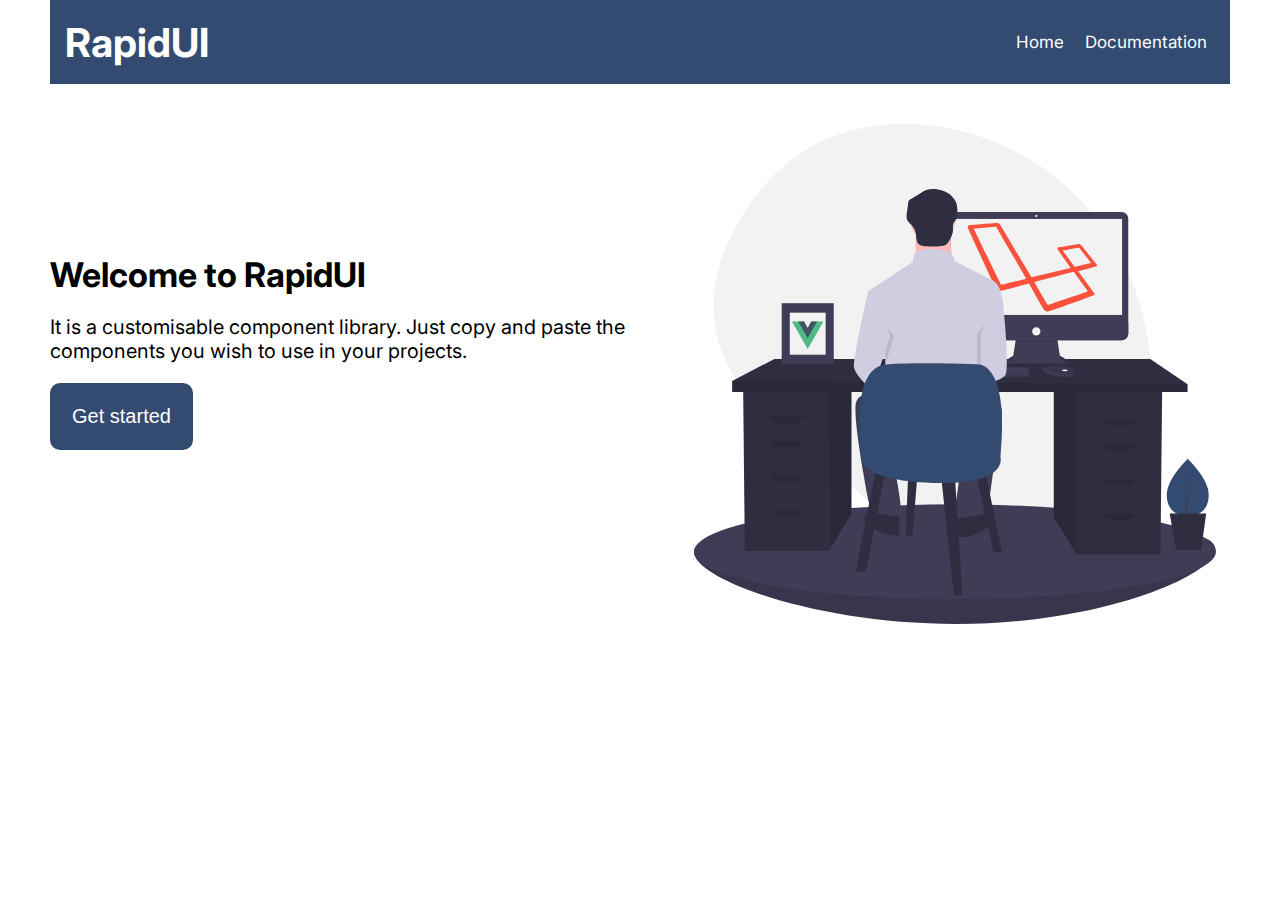
<file: index.html>
<!DOCTYPE html>
<html lang="en">
  <head>
    <meta charset="UTF-8" />
    <meta http-equiv="X-UA-Compatible" content="IE=edge" />
    <meta name="viewport" content="width=device-width, initial-scale=1.0" />
    <title>RapidUI</title>
    <link rel="stylesheet" href="style.css" />
  </head>
  <body>
    <header class="header">
      <h1 class="logo"><a href="/components/Avatar/avatar.html">RapidUI</a></h1>

      <div class="header-nav">
        <nav class="nav">
          <ul>
            <li><a href="/index.html">Home</a></li>
            <li>
              <a href="https://github.com/malaykhakhar/rapidUI/tree/dev"
                >Documentation</a
              >
            </li>
          </ul>
        </nav>
      </div>
    </header>

    <div class="container-hero">
      <div class="hero-text">
        <h1 class="hero-text-title">Welcome to RapidUI</h1>
        <p class="hero-text-desc">
          It is a customisable component library. Just copy and paste the
          components you wish to use in your projects.
        </p>
        <div class="hero-text-btn">
          <button class="btn btn-primary btn-hero">
            <a href="/components/Avatar/avatar.html">Get started</a>
          </button>
        </div>
      </div>
      <div class="hero-img">
        <img src="/components/images/index-hero.svg" alt="" />
      </div>
    </div>
    <!-- <div class="container-grid">
      <header class="header">
        <h1 class="logo"><a href="/components/Avatar/avatar.html">RapidUI</a></h1>

        <div class="header-nav">
          <nav class="nav">
            <ul>
              <li><a href="/index.html">Home</a></li>
              <li><a href="https://github.com/malaykhakhar/rapidUI/tree/dev">Documentation</a></li>
            </ul>
          </nav>
        </div>
      </header>
      <aside>
        <div class="sidebar">
          <hr>
          <h4>Components</h4>
          <ul>
            <li><a href="components/Avatar/avatar.html" class="remove-deco">Avatar</a></li>
            <li><a href="components/Alert/alert.html" class="remove-deco">Alert</a></li>
            <li><a href="components/Badge/badge.html" class="remove-deco">Badge</a></li>
            <li><a href="components/Button/button.html" class="remove-deco">Button</a></li>
            <li><a href="/components/Cards/card.html" class="remove-deco">Card</a></li>
            <li><a href="/components/Image/image.html" class="remove-deco">Image</a></li>
            <li><a href="/components/Input/input.html" class="remove-deco">Input</a></li>
            <li><a href="/components/Text Utilities/text_utilities.html" class="remove-deco">Text Utilities</a></li>
            <li><a href="/components/Navigation/navigation.html" class="remove-deco">Navigation</a></li>
            <li><a href="/components/Grid/grid.html" class="remove-deco">Grid</a></li>
          </ul>
        </div>
      </aside>
      <main>
        <h1>Welcome to RapidUI</h2>
        <p class="main-para">Click on the components on the left to check them out</p>
      </main>
    </div> -->
  </body>
</html>
</file>
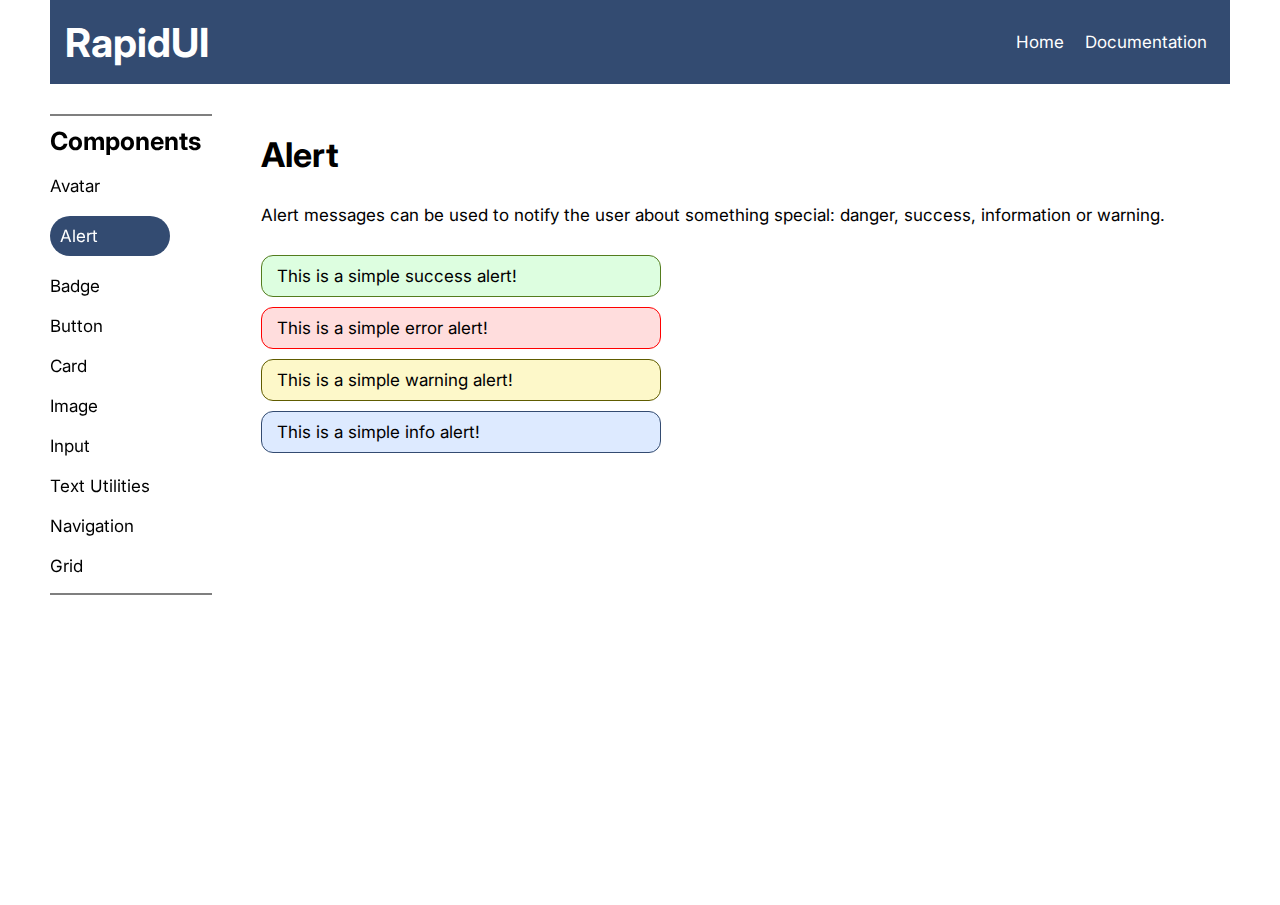
<file: components/Alert/alert.html>
<!DOCTYPE html>
<html lang="en">
  <head>
    <meta charset="UTF-8" />
    <meta http-equiv="X-UA-Compatible" content="IE=edge" />
    <meta name="viewport" content="width=device-width, initial-scale=1.0" />
    <title>Alert</title>
    <link rel="stylesheet" href="alert.css" />
  </head>
  <body>
    <div class="container-grid">
      <header>
        <h1 class="logo"><a href="/components/Avatar/avatar.html">RapidUI</a></h1>

        <div class="header-nav">
          <nav class="nav">
            <ul>
              <li><a href="/index.html">Home</a></li>
              <li><a href="https://github.com/malaykhakhar/rapidUI/tree/dev">Documentation</a></li>
            </ul>
          </nav>
        </div>
      </header>
      <aside>

        <div class="sidebar">
          <hr>
          <h4>Components</h2>
          <ul>
            <li><a href="/components/Avatar/avatar.html" class="remove-deco">Avatar</a></li>
            <li class="active"><a href="/components/Alert/alert.html" class="active-color remove-deco">Alert</a></li>
            <li><a href="/components/Badge/badge.html" class="remove-deco">Badge</a></li>
            <li><a href="/components/Button/button.html" class="remove-deco">Button</a></li>
            <li><a href="/components/Cards/card.html" class="remove-deco">Card</a></li>
            <li><a href="/components/Image/image.html" class="remove-deco">Image</a></li>
            <li><a href="/components/Input/input.html" class="remove-deco">Input</a></li>
            <li><a href="/components/Text Utilities/text_utilities.html" class="remove-deco">Text Utilities</a></li>
            <li><a href="/components/Navigation/navigation.html" class="remove-deco">Navigation</a></li>
            <li><a href="/components/Grid/grid.html" class="remove-deco">Grid</a></li>
          </ul>
          <hr>
        </div>
      </aside>
      <main>
        <h1>Alert</h1>
        <p class="main-para">
          Alert messages can be used to notify the user about something special: danger, success, information or warning.
        </p>
        <div class="container-alert">
          <div class="alert alert-success">This is a simple success alert!</div>
          <div class="alert alert-error">This is a simple error alert!</div>
          <div class="alert alert-warning">This is a simple warning alert!</div>
          <div class="alert alert-info">This is a simple info alert!</div>
        </div>
        <iframe src="https://carbon.now.sh/embed/yVQuBgsUv2q9BRSATGfX" style="width: 680px; height: 448px; border:0; transform: scale(1); overflow:hidden;" sandbox="allow-scripts allow-same-origin">
        </iframe>
      </main>
    </div>
  </body>
</html>
</file>
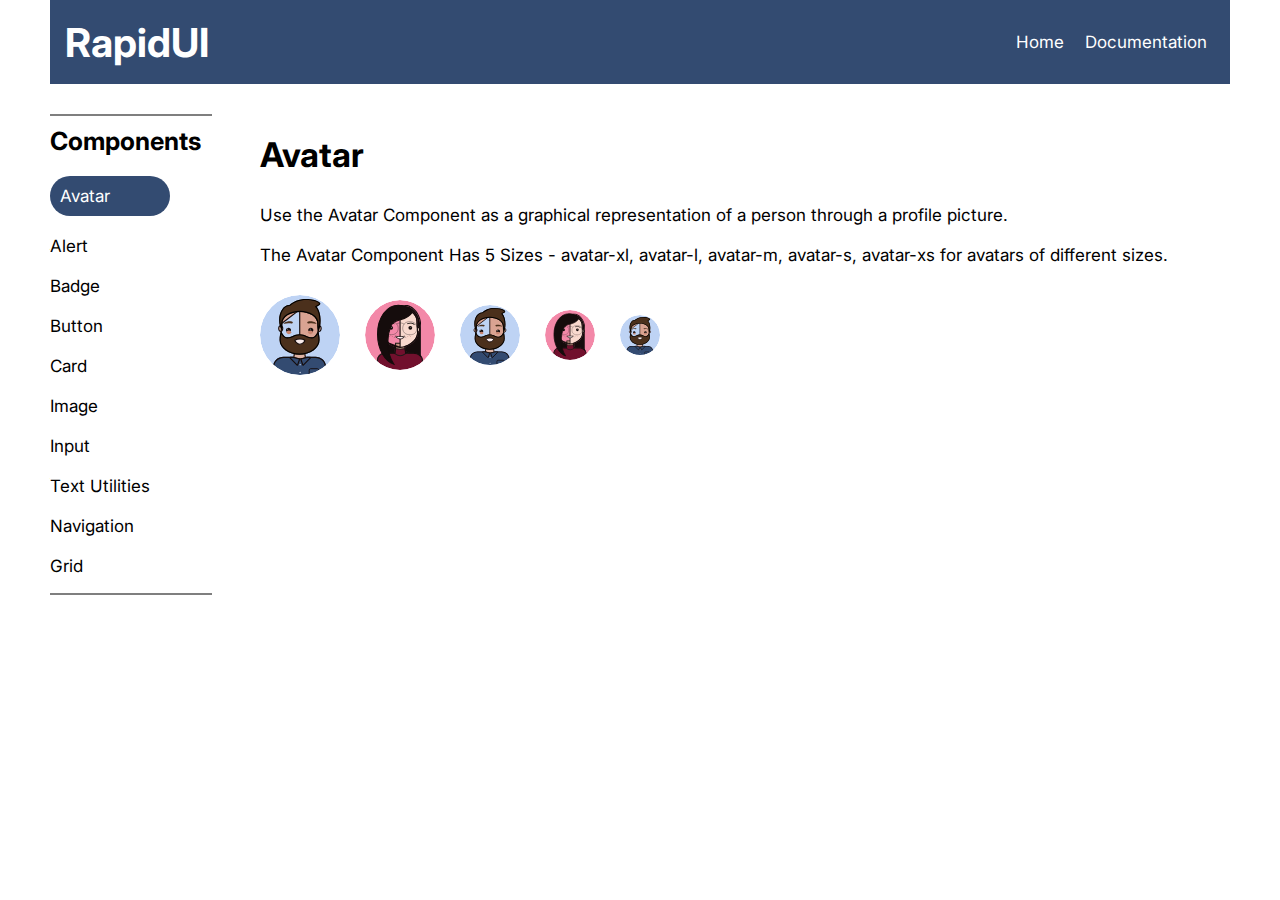
<file: components/Avatar/avatar.html>
<!DOCTYPE html>
<html lang="en">
  <head>
    <meta charset="UTF-8" />
    <meta http-equiv="X-UA-Compatible" content="IE=edge" />
    <meta name="viewport" content="width=device-width, initial-scale=1.0" />
    <title>Avatar</title>
    <link rel="stylesheet" href="avatar.css" />
  </head>
  <body>
    <div class="container-grid">
      <header class="header">
        <h1 class="logo"><a href="/components/Avatar/avatar.html">RapidUI</a></h1>

        <div class="header-nav">
          <nav class="nav">
            <ul>
              <li><a href="/index.html">Home</a></li>
              <li><a href="https://github.com/malaykhakhar/rapidUI/tree/dev">Documentation</a></li>
            </ul>
          </nav>
        </div>
      </header>
      <aside>

        <div class="sidebar">
          <hr>
          <h4>Components</h2>
          <ul>
            <li class="active"><a href="/components/Avatar/avatar.html" class="active-color remove-deco">Avatar</a></li>
            <li><a href="/components/Alert/alert.html" class=" remove-deco">Alert</a></li>
            <li><a href="/components/Badge/badge.html" class="remove-deco">Badge</a></li>
            <li><a href="/components/Button/button.html" class="remove-deco">Button</a></li>
            <li><a href="/components/Cards/card.html" class="remove-deco">Card</a></li>
            <li><a href="/components/Image/image.html" class="remove-deco">Image</a></li>
            <li><a href="/components/Input/input.html" class="remove-deco">Input</a></li>
            <li><a href="/components/Text Utilities/text_utilities.html" class="remove-deco">Text Utilities</a></li>
            <li><a href="/components/Navigation/navigation.html" class="remove-deco">Navigation</a></li>
            <li><a href="/components/Grid/grid.html" class="remove-deco">Grid</a></li>
          </ul>
          <hr>
        </div>
      </aside>
      <main>
        <h1>Avatar</h1>
        <p class="main-para">
          Use the Avatar Component as a graphical representation of a person through a profile picture.
          <br>
          <br>
          The Avatar Component Has 5 Sizes - avatar-xl, avatar-l, avatar-m, avatar-s, avatar-xs for avatars of different sizes.
        </p>
        <div class="container-avatars">
          <img src="/components/images/boy-avatar.svg" alt="avatar" class="avatar avatar-xl" />
          <img src="/components/images/girl-avatar.svg" alt="avatar" class="avatar avatar-l" />
          <img src="/components/images/boy-avatar.svg" alt="avatar" class="avatar avatar-m" />
          <img src="/components/images/girl-avatar.svg" alt="avatar" class="avatar avatar-s" />
          <img src="/components/images/boy-avatar.svg" alt="avatar" class="avatar avatar-xs" />
        </div>

        <iframe
          src="https://carbon.now.sh/embed/Yxfeeibl1B7tqNbpO3fw"
          style="width: 680px; height: 409px; border:0; transform: scale(1); overflow:hidden;"
          sandbox="allow-scripts allow-same-origin">
        </iframe>
      </main>
      </div>
  </body>
</html>
</file>
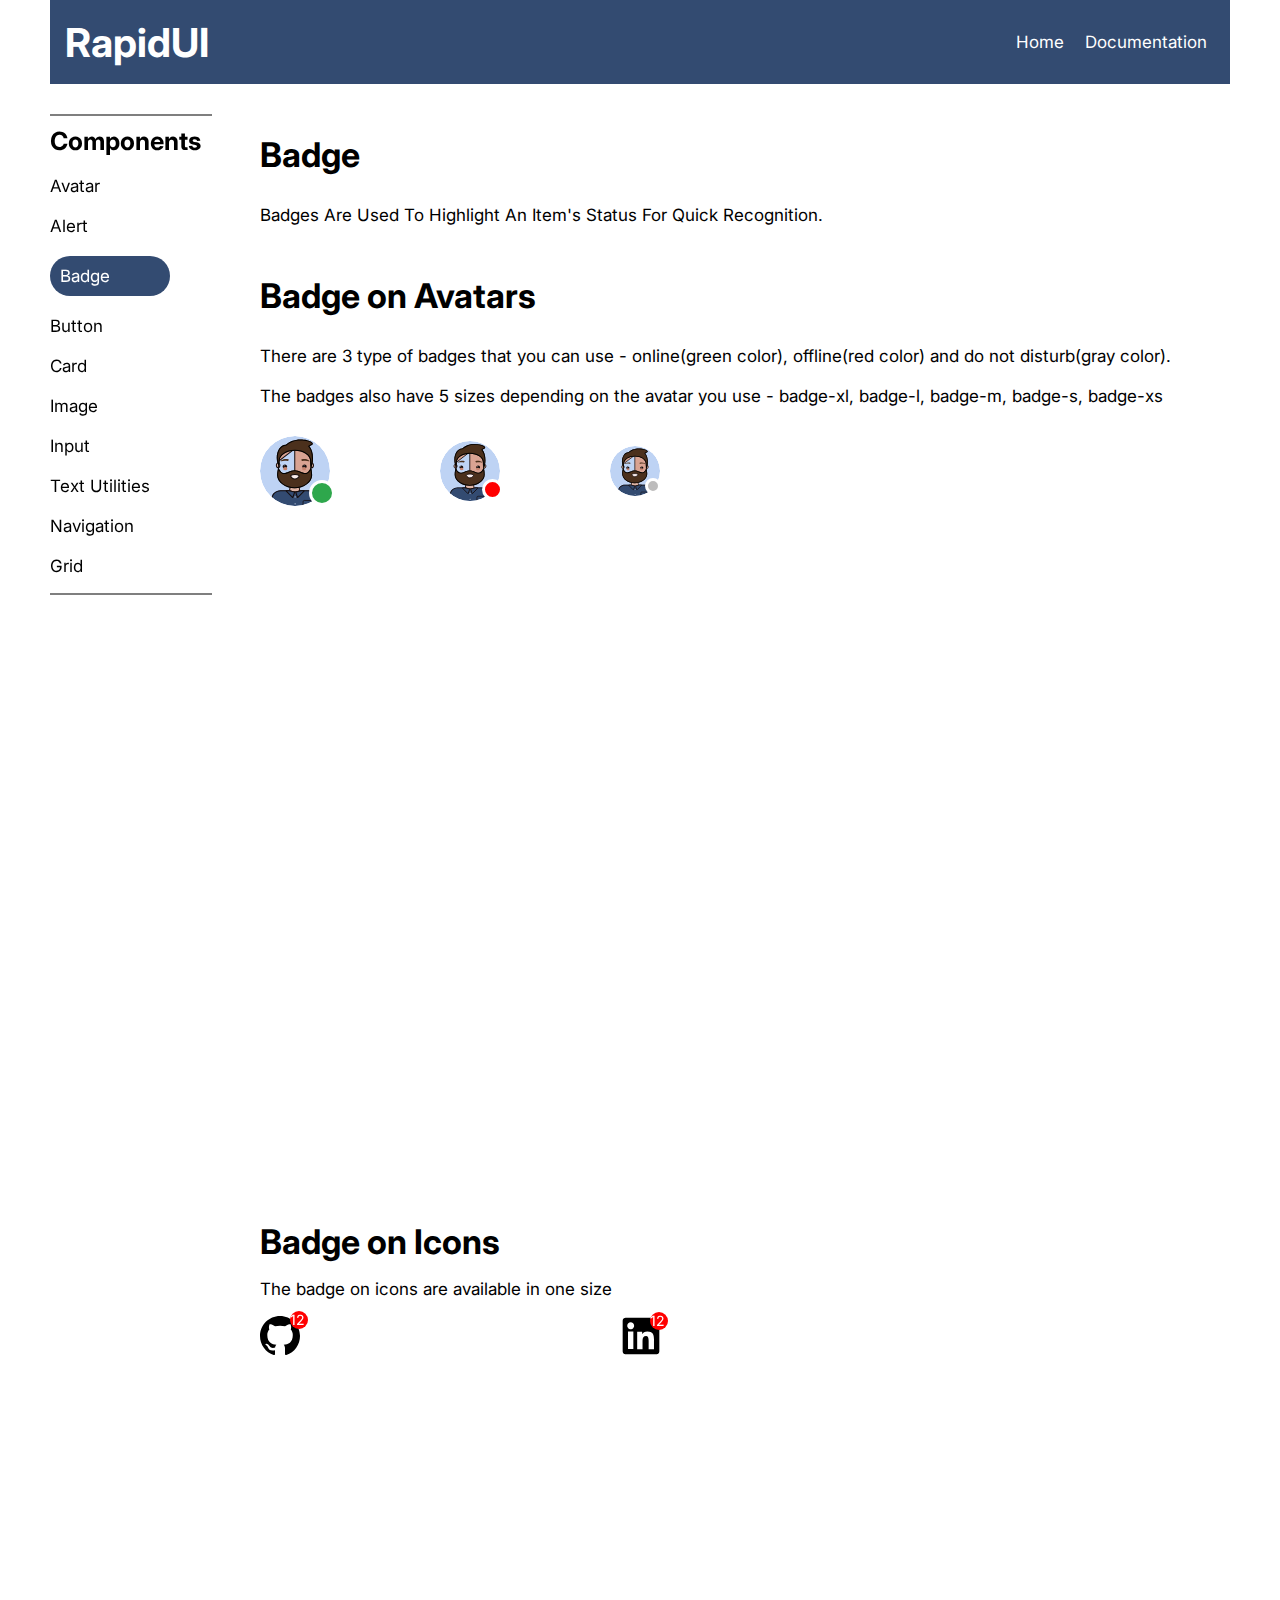
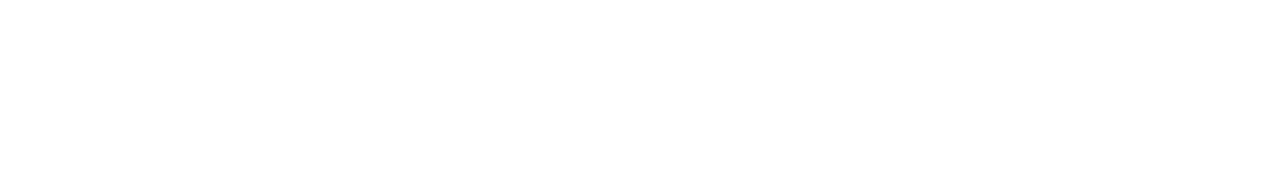
<file: components/Badge/badge.html>
<!DOCTYPE html>
<html lang="en">
  <head>
    <meta charset="UTF-8" />
    <meta http-equiv="X-UA-Compatible" content="IE=edge" />
    <meta name="viewport" content="width=device-width, initial-scale=1.0" />
    <title>Badge</title>
    <link rel="stylesheet" href="badge.css" />
  </head>
  <body>

    <div class="container-grid">
      <header class="header">
        <h1 class="logo"><a href="/components/Avatar/avatar.html">RapidUI</a></h1>

        <div class="header-nav">
          <nav class="nav">
            <ul>
              <li><a href="/index.html">Home</a></li>
              <li><a href="https://github.com/malaykhakhar/rapidUI/tree/dev">Documentation</a></li>
            </ul>
          </nav>
        </div>
      </header>
      <aside>

        <div class="sidebar">
          <hr>
          <h4>Components</h2>
          <ul>
            <li><a href="/components/Avatar/avatar.html" class="remove-deco">Avatar</a></li>
            <li><a href="/components/Alert/alert.html" class=" remove-deco">Alert</a></li>
            <li class="active"><a href="/components/Badge/badge.html" class="active-color remove-deco">Badge</a></li>
            <li><a href="/components/Button/button.html" class="remove-deco">Button</a></li>
            <li><a href="/components/Cards/card.html" class="remove-deco">Card</a></li>
            <li><a href="/components/Image/image.html" class="remove-deco">Image</a></li>
            <li><a href="/components/Input/input.html" class="remove-deco">Input</a></li>
            <li><a href="/components/Text Utilities/text_utilities.html" class="remove-deco">Text Utilities</a></li>
            <li><a href="/components/Navigation/navigation.html" class="remove-deco">Navigation</a></li>
            <li><a href="/components/Grid/grid.html" class="remove-deco">Grid</a></li>
          </ul>
          <hr>
        </div>
      </aside>
      <main>
        <h1>Badge</h1>
        <p class="main-para">
          Badges Are Used To Highlight An Item's Status For Quick Recognition.
          <br>
          <br>
        </p>
        <h1>Badge on Avatars</h1>
        <p class="main-para">There are 3 type of badges that you can use - online(green color), offline(red color) and do not disturb(gray color). <br><br> The badges also have 5 sizes depending on the avatar you use - badge-xl, badge-l, badge-m, badge-s, badge-xs</p>
        <div class="container-avatars">
          <div class="container-badge">
            <img
              src="/components/images/boy-avatar.svg"
              alt="avatar"
              class="avatar avatar-l"
            />
            <span class="badge-avatar badge-l badge-online"></span>
          </div>

          <div class="container-badge">
            <img
              src="/components/images/boy-avatar.svg"
              alt="avatar"
              class="avatar avatar-m"
            />
            <span class="badge-avatar badge-m badge-offline"></span>
          </div>

          <div class="container-badge">
            <img
              src="/components/images/boy-avatar.svg"
              alt="avatar"
              class="avatar avatar-s"
            />
            <span class="badge-avatar badge-s badge-dnd"></span>
          </div>
        </div>

        <iframe
  src="https://carbon.now.sh/embed/I4w937Dd3dZxyVUUA371"
  style="width: 680px; height: 707px; border:0; transform: scale(1); overflow:hidden;"
  sandbox="allow-scripts allow-same-origin">
</iframe>

        <h1>Badge on Icons</h1>
        <p>The badge on icons are available in one size</p>

        <div class="container-avatars">
          <div class="container-badge">
            <img src="/components/images/github-icon.svg" alt="">
            <span class="badge-icon">12</span>
          </div>
          <div class="container-badge">
            <img src="/components/images/linkedin-icon.svg" alt="">
            <span class="badge-icon">12</span>
          </div>
        </div>
        <iframe
  src="https://carbon.now.sh/embed/biJ4Bm4cyMicZOVoAjqs"
  style="width: 680px; height: 409px; border:0; transform: scale(1); overflow:hidden;"
  sandbox="allow-scripts allow-same-origin">
</iframe>
      </main>
      </div>
  </body>
</html>
</file>
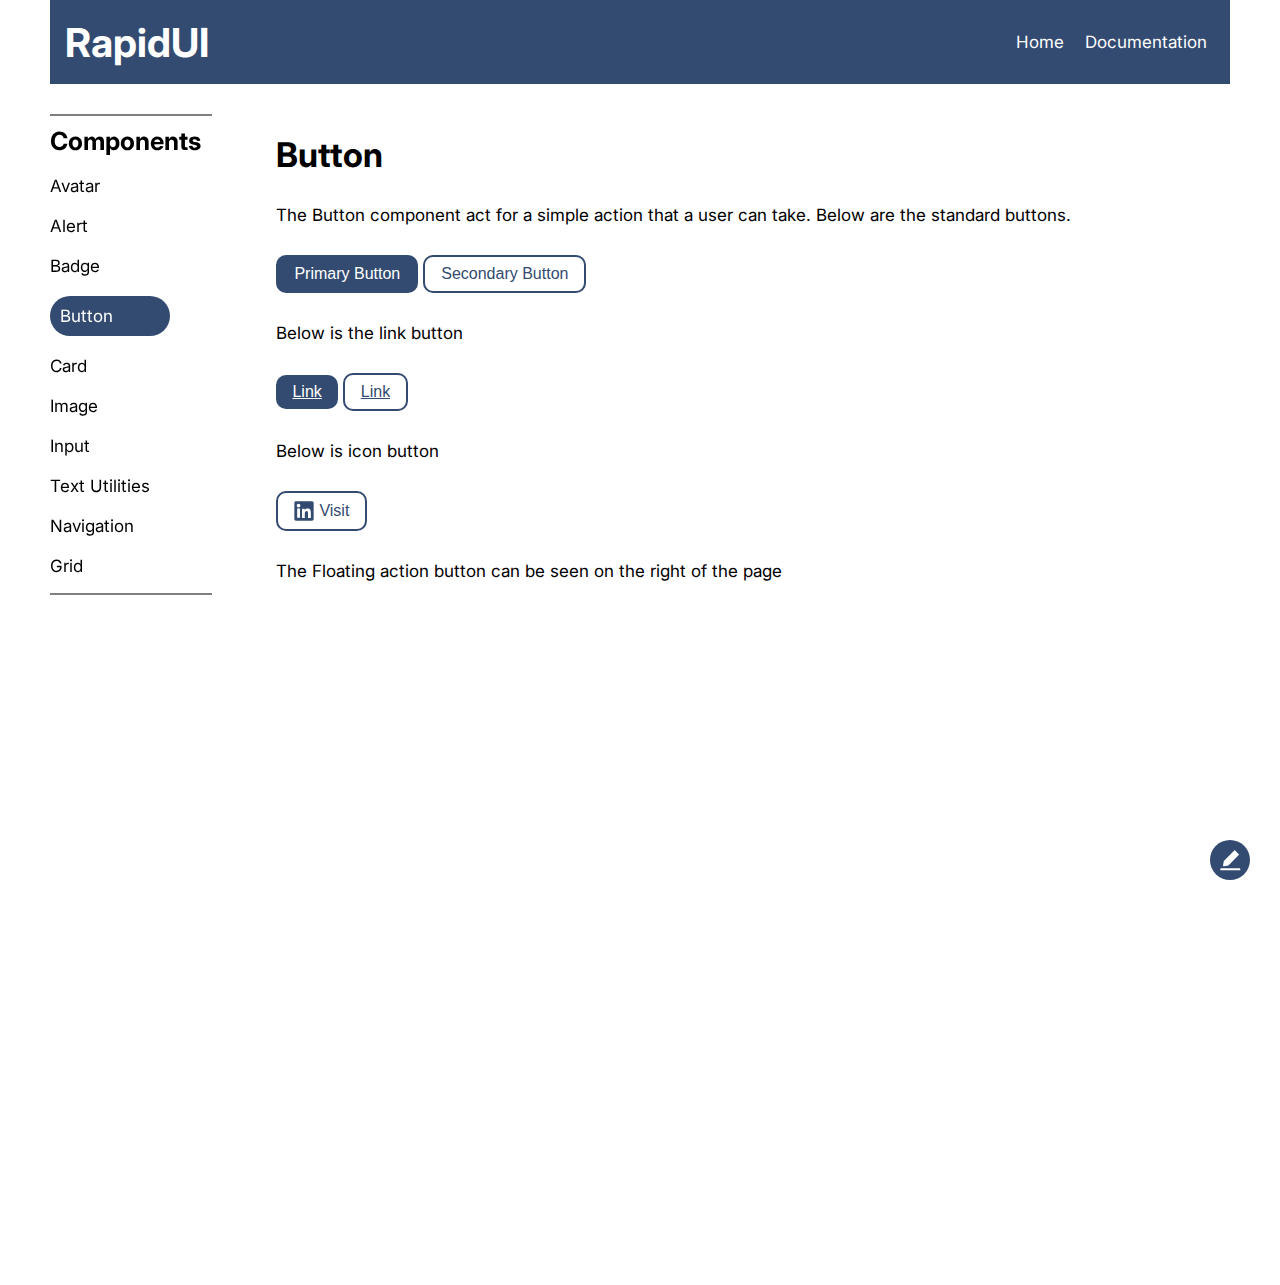
<file: components/Button/button.html>
<!DOCTYPE html>
<html lang="en">
  <head>
    <meta charset="UTF-8" />
    <meta http-equiv="X-UA-Compatible" content="IE=edge" />
    <meta name="viewport" content="width=device-width, initial-scale=1.0" />
    <title>Button</title>
    <link rel="stylesheet" href="button.css" />
  </head>
  <body>
    <div class="container-grid">
      <header class="header">
        <h1 class="logo"><a href="/components/Avatar/avatar.html">RapidUI</a></h1>

        <div class="header-nav">
          <nav class="nav">
            <ul>
              <li><a href="/index.html">Home</a></li>
              <li><a href="https://github.com/malaykhakhar/rapidUI/tree/dev">Documentation</a></li>
            </ul>
          </nav>
        </div>
      </header>
      <aside>

        <div class="sidebar">
          <hr>
          <h4>Components</h2>
          <ul>
            <li><a href="/components/Avatar/avatar.html" class="remove-deco">Avatar</a></li>
            <li><a href="/components/Alert/alert.html" class=" remove-deco">Alert</a></li>
            <li><a href="/components/Badge/badge.html" class="remove-deco">Badge</a></li>
            <li class="active"><a href="/components/Button/button.html" class="active-color remove-deco">Button</a></li>
            <li><a href="/components/Cards/card.html" class="remove-deco">Card</a></li>
            <li><a href="/components/Image/image.html" class="remove-deco">Image</a></li>
            <li><a href="/components/Input/input.html" class="remove-deco">Input</a></li>
            <li><a href="/components/Text Utilities/text_utilities.html" class="remove-deco">Text Utilities</a></li>
            <li><a href="/components/Navigation/navigation.html" class="remove-deco">Navigation</a></li>
            <li><a href="/components/Grid/grid.html" class="remove-deco">Grid</a></li>
          </ul>
          <hr>
        </div>

      </aside>
      <main>
        <h1>Button</h1>
        <p class="main-para">
          The Button component act for a simple action that a user can take. Below are the standard buttons.
        </p>
        <!-- Primary Button -->
        <button class="btn btn-primary"><a href="#">Primary Button</a></button>
        <button class="btn btn-secondary"><a href="#">Secondary Button</a></button>
        <p class="main-para">
          Below is the link button
        </p>
        <!-- Link Button -->
        <button class="btn btn-link"><a href="">Link</a></button>
        <button class="btn btn-link-outline"><a href="">Link</a></button>

        <p class="main-para">Below is icon button</p>
        <!-- Icon Button -->
        <button class="btn btn-link-outline">
          <a href="" class="btn-icon-flex remove-deco">
            <img src="/components/images/linkedin-icon-blue.svg" alt="" class="btn-icon">
            <div>Visit</div>
          </a>
        </button>
        <p class="main-para">
          The Floating action button can be seen on the right of the page
        </p>
        <!-- Floating action button -->
          <a href="#"><img src="/components/images/floating-action-button.svg" alt="" class="btn-floating"></a>

          <iframe
            src="https://carbon.now.sh/embed/lgMngjEnNFllZEQ8U0Gu"
            style="width: 680px; height: 670px; border:0; transform: scale(1); overflow:hidden;"
            sandbox="allow-scripts allow-same-origin">
          </iframe>
      </main>
    </div>
  </body>
</html>
</file>
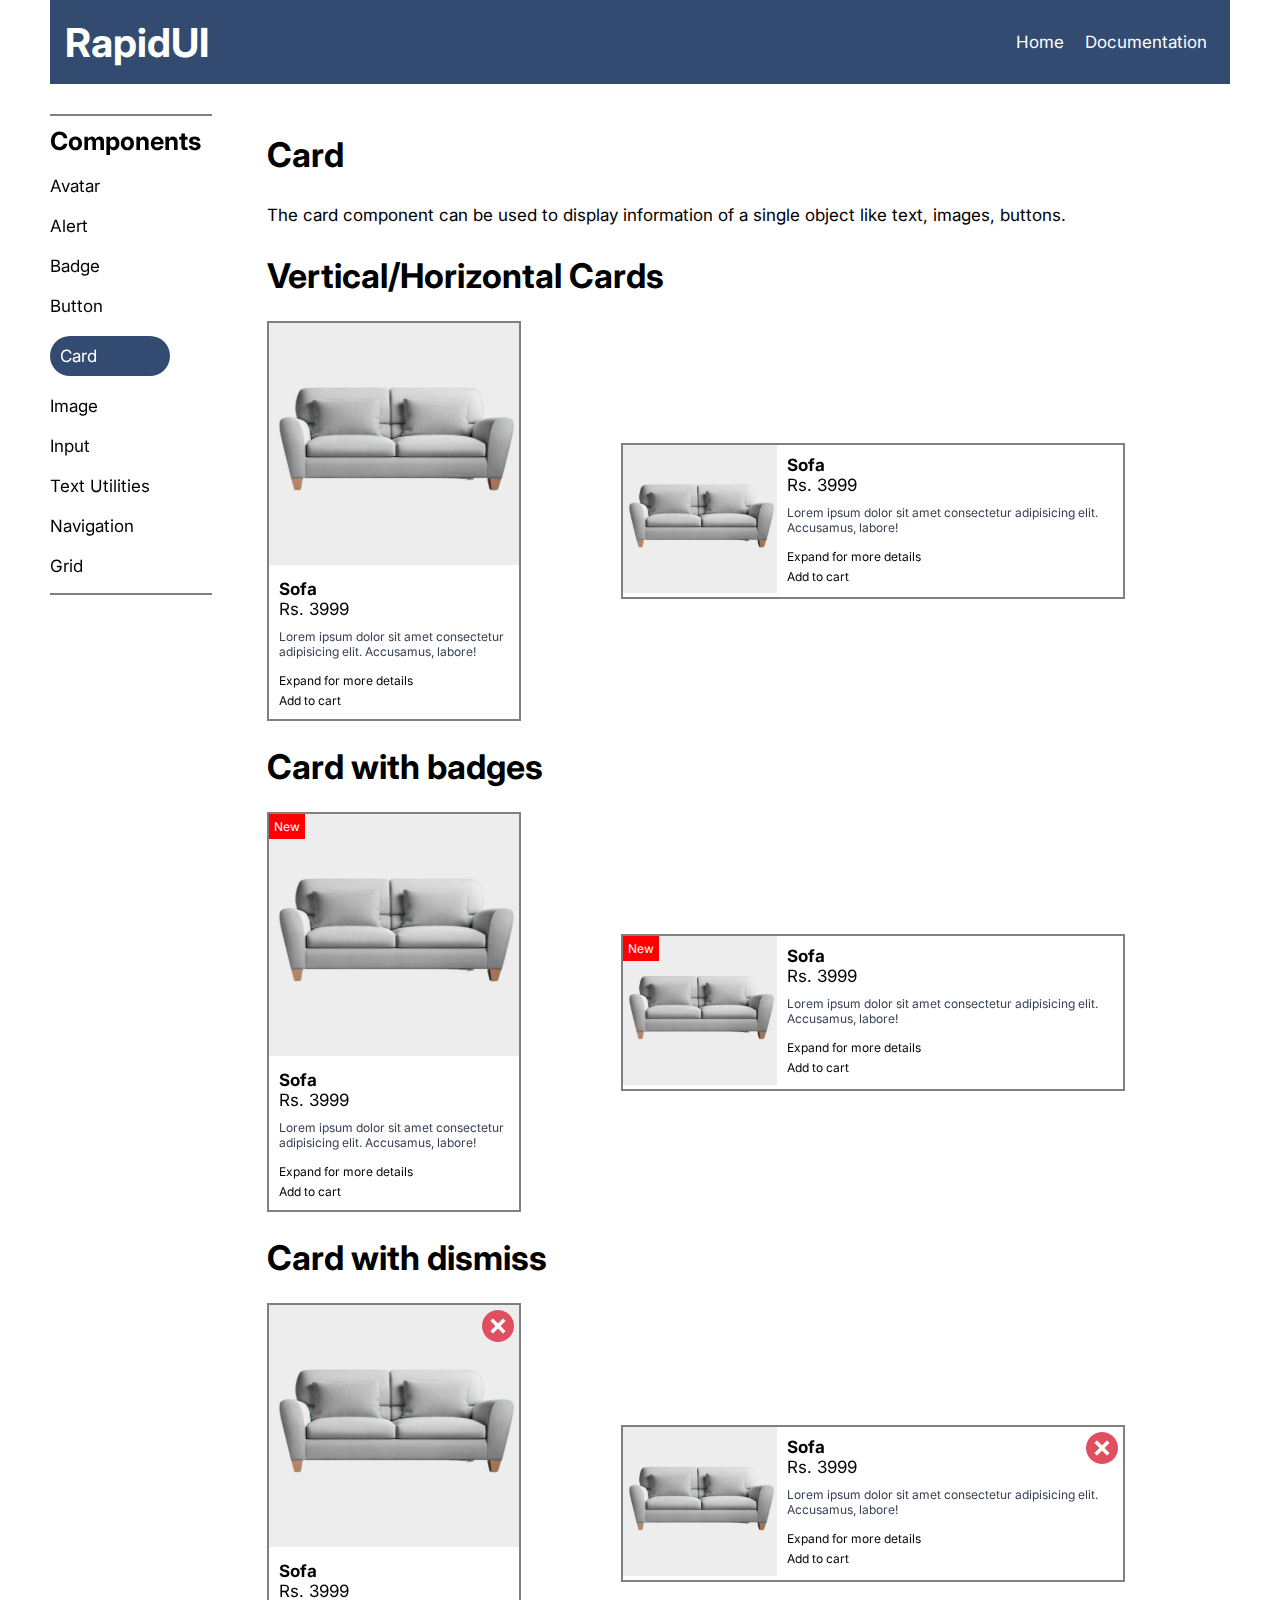
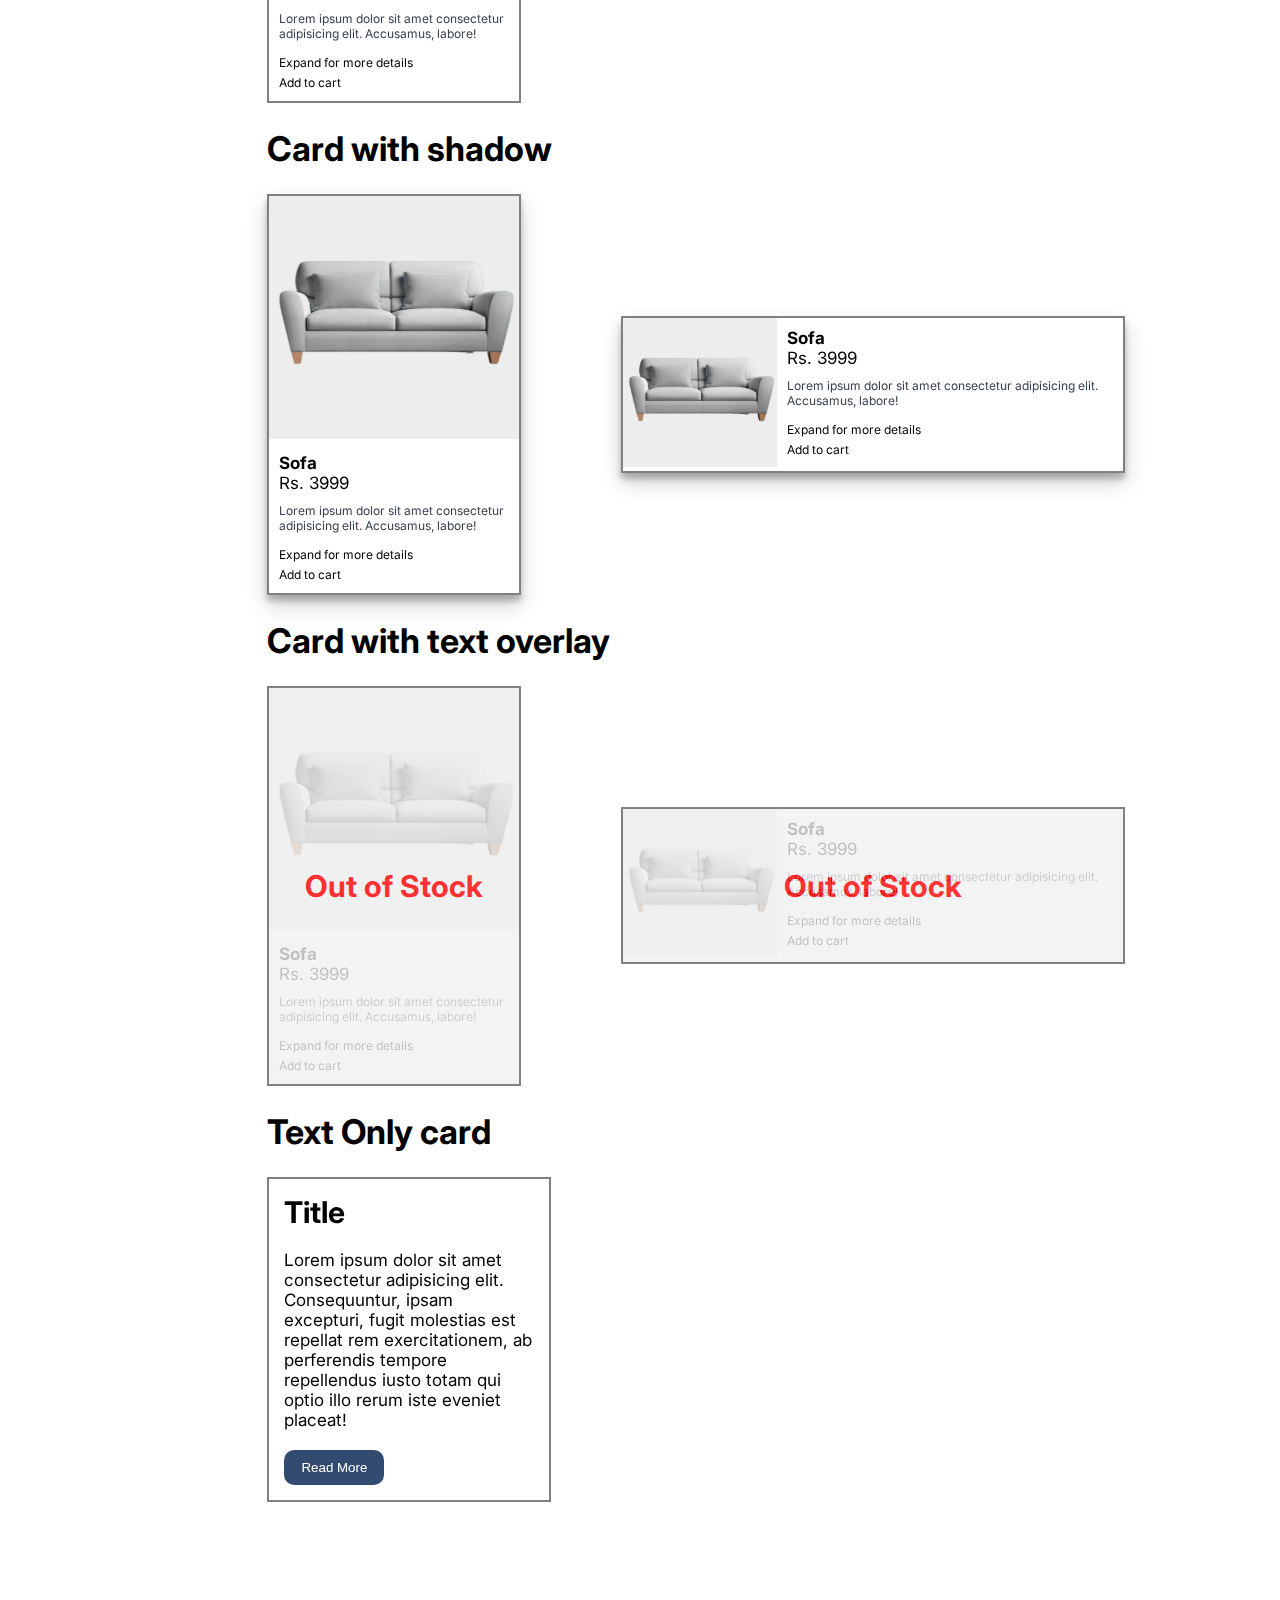
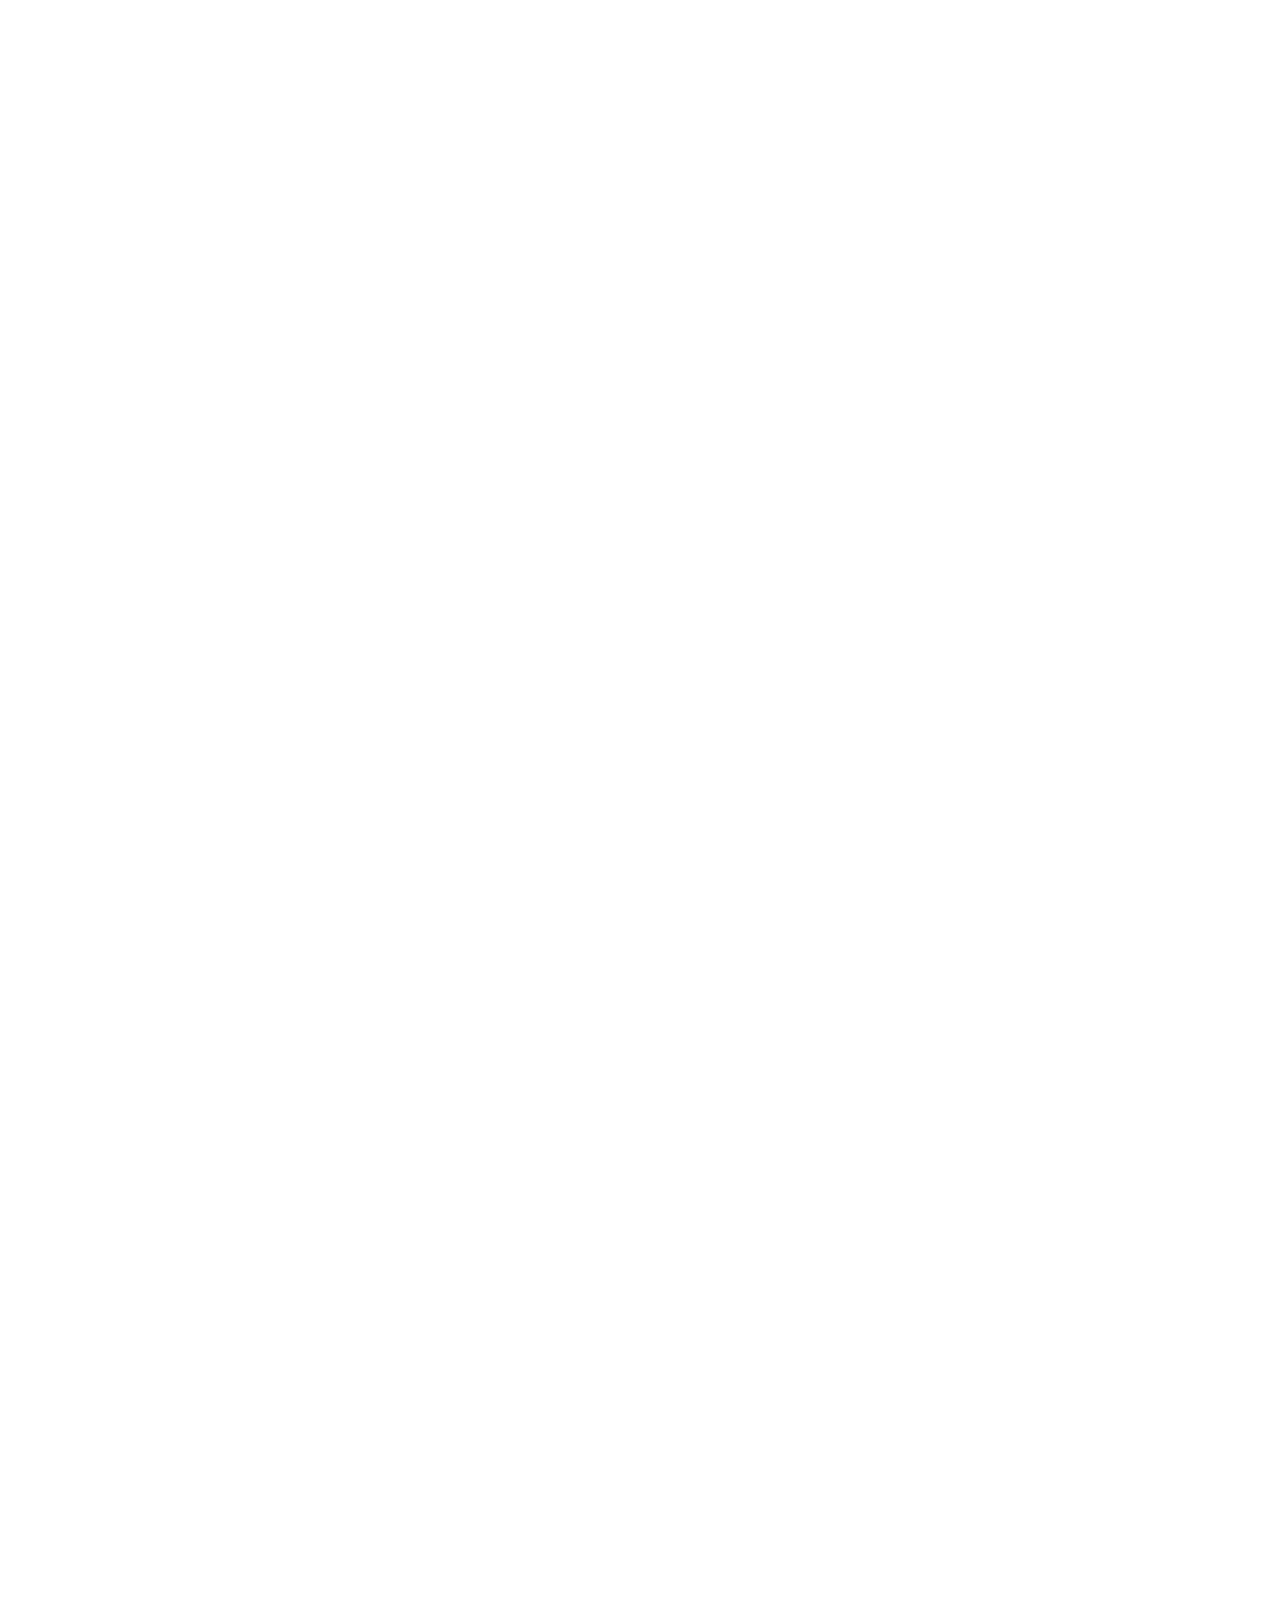
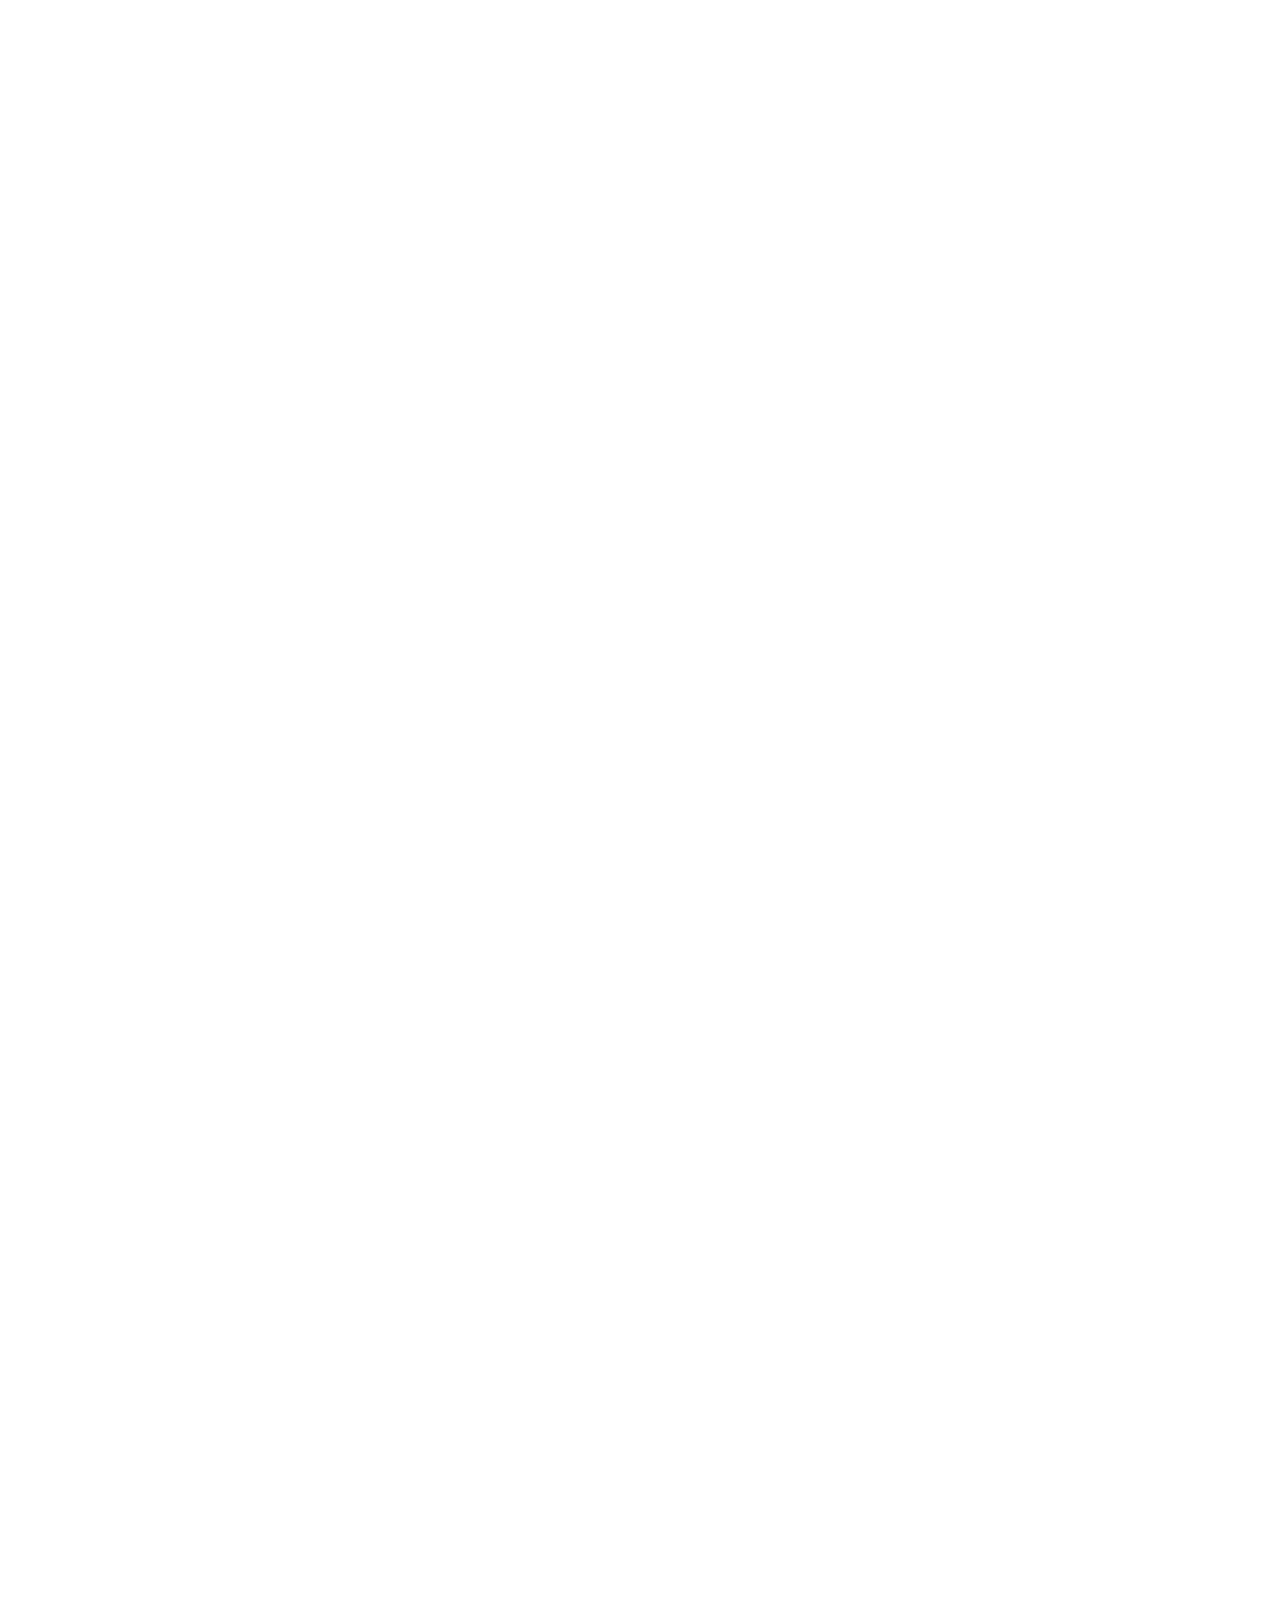
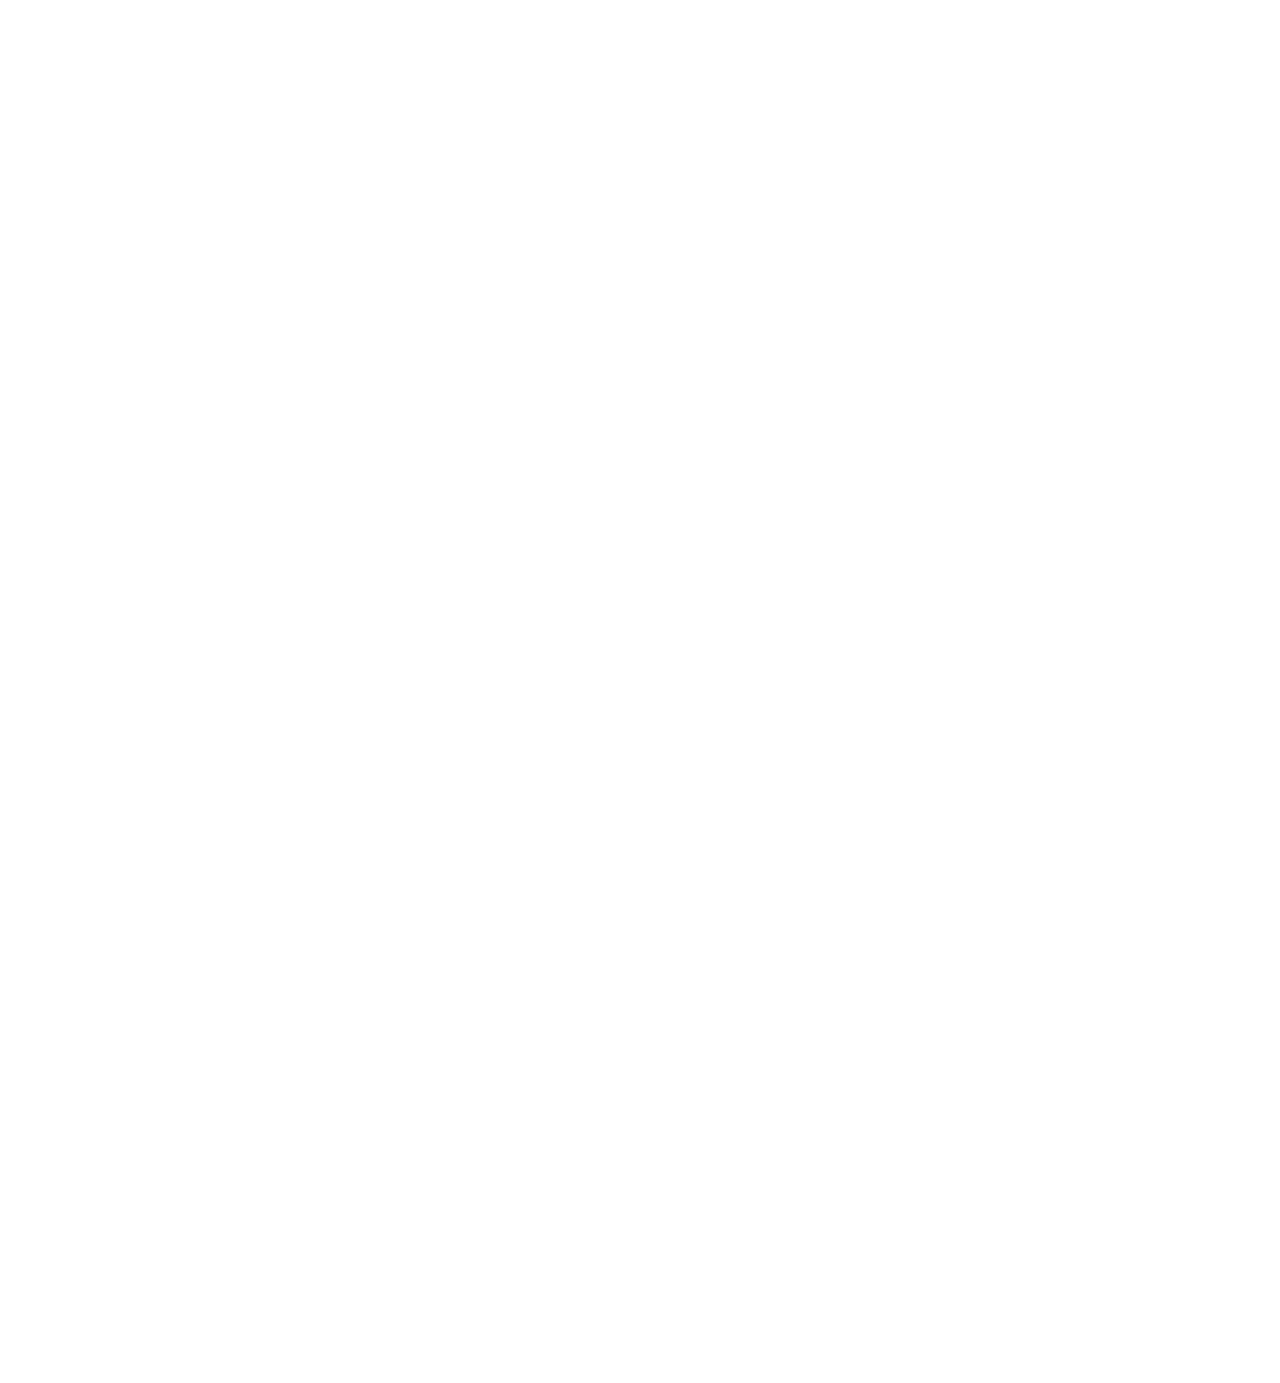
<file: components/Cards/card.html>
<!DOCTYPE html>
<html lang="en">
  <head>
    <meta charset="UTF-8" />
    <meta http-equiv="X-UA-Compatible" content="IE=edge" />
    <meta name="viewport" content="width=device-width, initial-scale=1.0" />
    <title>Card</title>
    <link rel="stylesheet" href="card.css" />
  </head>
  <body>
    <div class="container-grid">
      <header class="header">
        <h1 class="logo"><a href="/components/Avatar/avatar.html">RapidUI</a></h1>

        <div class="header-nav">
          <nav class="nav">
            <ul>
              <li><a href="/index.html">Home</a></li>
              <li><a href="https://github.com/malaykhakhar/rapidUI/tree/dev">Documentation</a></li>
            </ul>
          </nav>
        </div>
      </header>
      <aside>

        <div class="sidebar">
          <hr>
          <h4>Components</h2>
          <ul>
            <li><a href="/components/Avatar/avatar.html" class="remove-deco">Avatar</a></li>
            <li><a href="/components/Alert/alert.html" class="active-color remove-deco">Alert</a></li>
            <li><a href="/components/Badge/badge.html" class="remove-deco">Badge</a></li>
            <li><a href="/components/Button/button.html" class="remove-deco">Button</a></li>
            <li class="active"><a href="/components/Cards/card.html" class="active-color  remove-deco">Card</a></li>
            <li><a href="/components/Image/image.html" class="remove-deco">Image</a></li>
            <li><a href="/components/Input/input.html" class="remove-deco">Input</a></li>
            <li><a href="/components/Text Utilities/text_utilities.html" class="remove-deco">Text Utilities</a></li>
            <li><a href="/components/Navigation/navigation.html" class="remove-deco">Navigation</a></li>
            <li><a href="/components/Grid/grid.html" class="remove-deco">Grid</a></li>
          </ul>
          <hr>
        </div>
      </aside>
      <main>
        <h1>Card</h1>
        <p class="main-para">
          The card component can be used to display information of a single object like text, images, buttons.
        </p>
        <h1>Vertical/Horizontal Cards</h1>

        <div class="container-card">
          <div class="card vertical-flex card-vertical">
            <div class="card-img">
              <img src="/components/images/sofa.svg" alt="">
            </div>
            <div class="card-main vertical-flex">
              <div class="card-main-title vertical-flex">
                <div class="product-title"><b>Sofa</b></div>
                <div class="product-price">Rs. 3999</div>
              </div>
              <div class="card-main-desc text-gray text-small">Lorem ipsum dolor sit amet consectetur adipisicing elit. Accusamus, labore!</div>
              <div class="card-main-btn vertical-flex">
                <div><a href="" class="remove-deco text-small">Expand for more details</a></div>
                <div><a href="" class="remove-deco text-small">Add to cart</a></div>
              </div>
            </div>
          </div>

          <div class="card horizontal-flex card-horizontal">
            <div class="card-img">
              <img src="/components/images/sofa.svg" alt="">
            </div>
            <div class="card-main vertical-flex">
              <div class="card-main-title vertical-flex">
                <div class="product-title"><b>Sofa</b></div>
                <div class="product-price">Rs. 3999</div>
              </div>
              <div class="card-main-desc text-gray text-small">Lorem ipsum dolor sit amet consectetur adipisicing elit. Accusamus, labore!</div>
              <div class="card-main-btn vertical-flex">
                <div><a href="" class="remove-deco text-small">Expand for more details</a></div>
                <div><a href="" class="remove-deco text-small">Add to cart</a></div>
              </div>
            </div>
          </div>
        </div>

        <h1>Card with badges</h1>

        <div class="container-card">
          <div class="card vertical-flex card-vertical">
            <div class="card-img">
              <img src="/components/images/sofa.svg" alt="">
            </div>
            <div class="card-main vertical-flex">
              <div class="card-main-title vertical-flex">
                <div class="product-title"><b>Sofa</b></div>
                <div class="product-price">Rs. 3999</div>
              </div>
              <div class="card-main-desc text-gray text-small">Lorem ipsum dolor sit amet consectetur adipisicing elit. Accusamus, labore!</div>
              <div class="card-main-btn vertical-flex">
                <div><a href="" class="remove-deco text-small">Expand for more details</a></div>
                <div><a href="" class="remove-deco text-small">Add to cart</a></div>
              </div>
            </div>
            <span class="card-badge text-small">New</span>
          </div>

          <div class="card horizontal-flex card-horizontal">
            <div class="card-img">
              <img src="/components/images/sofa.svg" alt="">
            </div>
            <div class="card-main vertical-flex">
              <div class="card-main-title vertical-flex">
                <div class="product-title"><b>Sofa</b></div>
                <div class="product-price">Rs. 3999</div>
              </div>
              <div class="card-main-desc text-gray text-small">Lorem ipsum dolor sit amet consectetur adipisicing elit. Accusamus, labore!</div>
              <div class="card-main-btn vertical-flex">
                <div><a href="" class="remove-deco text-small">Expand for more details</a></div>
                <div><a href="" class="remove-deco text-small">Add to cart</a></div>
              </div>
            </div>
            <span class="card-badge text-small">New</span>
          </div>
        </div>

        <h1>Card with dismiss</h1>

        <div class="container-card">
          <div class="card vertical-flex card-vertical">
            <div class="card-img">
              <img src="/components/images/sofa.svg" alt="">
            </div>
            <div class="card-main vertical-flex">
              <div class="card-main-title vertical-flex">
                <div class="product-title"><b>Sofa</b></div>
                <div class="product-price">Rs. 3999</div>
              </div>
              <div class="card-main-desc text-gray text-small">Lorem ipsum dolor sit amet consectetur adipisicing elit. Accusamus, labore!</div>
              <div class="card-main-btn vertical-flex">
                <div><a href="" class="remove-deco text-small">Expand for more details</a></div>
                <div><a href="" class="remove-deco text-small">Add to cart</a></div>
              </div>
            </div>
            <img src="/components/images/close.png" alt="" class="card-dismiss">
          </div>

          <div class="card horizontal-flex card-horizontal">
            <div class="card-img">
              <img src="/components/images/sofa.svg" alt="">
            </div>
            <div class="card-main vertical-flex">
              <div class="card-main-title vertical-flex">
                <div class="product-title"><b>Sofa</b></div>
                <div class="product-price">Rs. 3999</div>
              </div>
              <div class="card-main-desc text-gray text-small">Lorem ipsum dolor sit amet consectetur adipisicing elit. Accusamus, labore!</div>
              <div class="card-main-btn vertical-flex">
                <div><a href="" class="remove-deco text-small">Expand for more details</a></div>
                <div><a href="" class="remove-deco text-small">Add to cart</a></div>
              </div>
            </div>
            <img src="/components/images/close.png" alt="" class="card-dismiss">
          </div>
        </div>

        <h1>Card with shadow</h1>

        <div class="container-card">
          <div class="card vertical-flex card-vertical card-shadow">
            <div class="card-img">
              <img src="/components/images/sofa.svg" alt="">
            </div>
            <div class="card-main vertical-flex">
              <div class="card-main-title vertical-flex">
                <div class="product-title"><b>Sofa</b></div>
                <div class="product-price">Rs. 3999</div>
              </div>
              <div class="card-main-desc text-gray text-small">Lorem ipsum dolor sit amet consectetur adipisicing elit. Accusamus, labore!</div>
              <div class="card-main-btn vertical-flex">
                <div><a href="" class="remove-deco text-small">Expand for more details</a></div>
                <div><a href="" class="remove-deco text-small">Add to cart</a></div>
              </div>
            </div>
          </div>

          <div class="card horizontal-flex card-horizontal card-shadow">
            <div class="card-img">
              <img src="/components/images/sofa.svg" alt="">
            </div>
            <div class="card-main vertical-flex">
              <div class="card-main-title vertical-flex">
                <div class="product-title"><b>Sofa</b></div>
                <div class="product-price">Rs. 3999</div>
              </div>
              <div class="card-main-desc text-gray text-small">Lorem ipsum dolor sit amet consectetur adipisicing elit. Accusamus, labore!</div>
              <div class="card-main-btn vertical-flex">
                <div><a href="" class="remove-deco text-small">Expand for more details</a></div>
                <div><a href="" class="remove-deco text-small">Add to cart</a></div>
              </div>
            </div>
          </div>
        </div>

        <h1>Card with text overlay</h1>

        <div class="container-card">
          <div class="card vertical-flex card-vertical">
            <div class="card-img">
              <img src="/components/images/sofa.svg" alt="">
            </div>
            <div class="card-main vertical-flex">
              <div class="card-main-title vertical-flex">
                <div class="product-title"><b>Sofa</b></div>
                <div class="product-price">Rs. 3999</div>
              </div>
              <div class="card-main-desc text-gray text-small">Lorem ipsum dolor sit amet consectetur adipisicing elit. Accusamus, labore!</div>
              <div class="card-main-btn vertical-flex">
                <div><a href="" class="remove-deco text-small">Expand for more details</a></div>
                <div><a href="" class="remove-deco text-small">Add to cart</a></div>
              </div>
            </div>
            <div class="card-text-overlay">Out of Stock</div>
          </div>

          <div class="card horizontal-flex card-horizontal">
            <div class="card-img">
              <img src="/components/images/sofa.svg" alt="">
            </div>
            <div class="card-main vertical-flex">
              <div class="card-main-title vertical-flex">
                <div class="product-title"><b>Sofa</b></div>
                <div class="product-price">Rs. 3999</div>
              </div>
              <div class="card-main-desc text-gray text-small">Lorem ipsum dolor sit amet consectetur adipisicing elit. Accusamus, labore!</div>
              <div class="card-main-btn vertical-flex">
                <div><a href="" class="remove-deco text-small">Expand for more details</a></div>
                <div><a href="" class="remove-deco text-small">Add to cart</a></div>
              </div>
            </div>
            <div class="card-text-overlay">Out of Stock</div>
          </div>
        </div>

        <h1>Text Only card</h1>

        <div class="container-card">
          <div class="card vertical-flex card-vertical text-card">
            <div class="text-card-title">Title</div>
            <div class="text-card-desc">Lorem ipsum dolor sit amet consectetur adipisicing elit. Consequuntur, ipsam excepturi, fugit molestias est repellat rem exercitationem, ab perferendis tempore repellendus iusto totam qui optio illo rerum iste eveniet placeat!
            </div>
            <button class="text-card-button">Read More</button>
          </div>
        </div>

        <iframe
          src="https://carbon.now.sh/embed/NSfLLngKBzCcY6xYGSUd"
          style="width: 680px; height: 4652px; border:0; transform: scale(1); overflow:hidden;"
          sandbox="allow-scripts allow-same-origin">
        </iframe>
      </main>
    </div>
  </body>
</html>
</file>
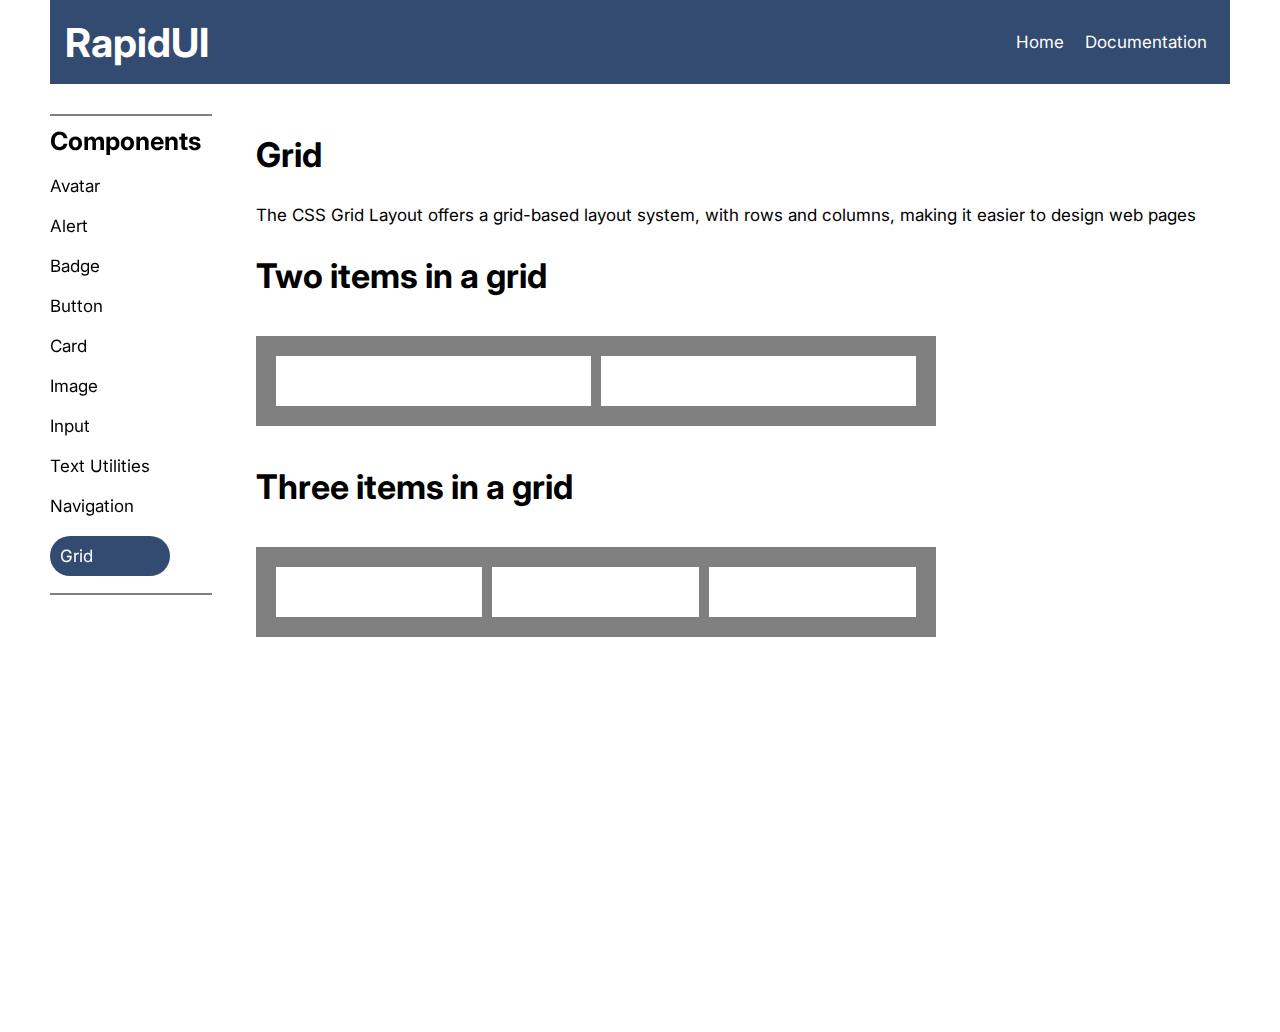
<file: components/Grid/grid.html>
<!DOCTYPE html>
<html lang="en">
  <head>
    <meta charset="UTF-8" />
    <meta http-equiv="X-UA-Compatible" content="IE=edge" />
    <meta name="viewport" content="width=device-width, initial-scale=1.0" />
    <title>Grid</title>
    <link rel="stylesheet" href="grid.css" />
  </head>
  <body>
    <div class="container-grid">
      <header class="header">
        <h1 class="logo"><a href="/components/Avatar/avatar.html">RapidUI</a></h1>

        <div class="header-nav">
          <nav class="nav">
            <ul>
              <li><a href="/index.html">Home</a></li>
              <li><a href="https://github.com/malaykhakhar/rapidUI/tree/dev">Documentation</a></li>
            </ul>
          </nav>
        </div>
      </header>
      <aside>

        <div class="sidebar">
          <hr>
          <h4>Components</h2>
          <ul>
            <li><a href="/components/Avatar/avatar.html" class="remove-deco">Avatar</a></li>
            <li><a href="/components/Alert/alert.html" class=" remove-deco">Alert</a></li>
            <li><a href="/components/Badge/badge.html" class="remove-deco">Badge</a></li>
            <li><a href="/components/Button/button.html" class="remove-deco">Button</a></li>
            <li><a href="/components/Cards/card.html" class="remove-deco">Card</a></li>
            <li><a href="/components/Image/image.html" class="remove-deco">Image</a></li>
            <li><a href="/components/Input/input.html" class="remove-deco">Input</a></li>
            <li><a href="/components/Text Utilities/text_utilities.html" class="remove-deco">Text Utilities</a></li>
            <li><a href="/components/Navigation/navigation.html" class="remove-deco">Navigation</a></li>
            <li class="active"><a href="/components/Grid/grid.html" class="active-color remove-deco">Grid</a></li>
          </ul>
          <hr>
        </div>
      </aside>
      <main>
        <h1>Grid</h1>
        <p class="main-para">
          The CSS Grid Layout offers a grid-based layout system, with rows and columns, making it easier to design web pages
        </p>
        <h1>Two items in a grid</h1>
        <br><br>
        <div class="grid-container two-items-grid">
          <div class="grid-cell"></div>
          <div class="grid-cell"></div>
        </div>
        <br><br>
        <h1>Three items in a grid</h1>
        <br><br>
        <div class="grid-container three-items-grid">
          <div class="grid-cell"></div>
          <div class="grid-cell"></div>
          <div class="grid-cell"></div>
        </div>

        <iframe
          src="https://carbon.now.sh/embed/Y948YCAuDfY7Pz8wot4K"
          style="width: 680px; height: 391px; border:0; transform: scale(1); overflow:hidden;"
          sandbox="allow-scripts allow-same-origin">
        </iframe>
      </main>
    </div>
  </body>
</html>
</file>
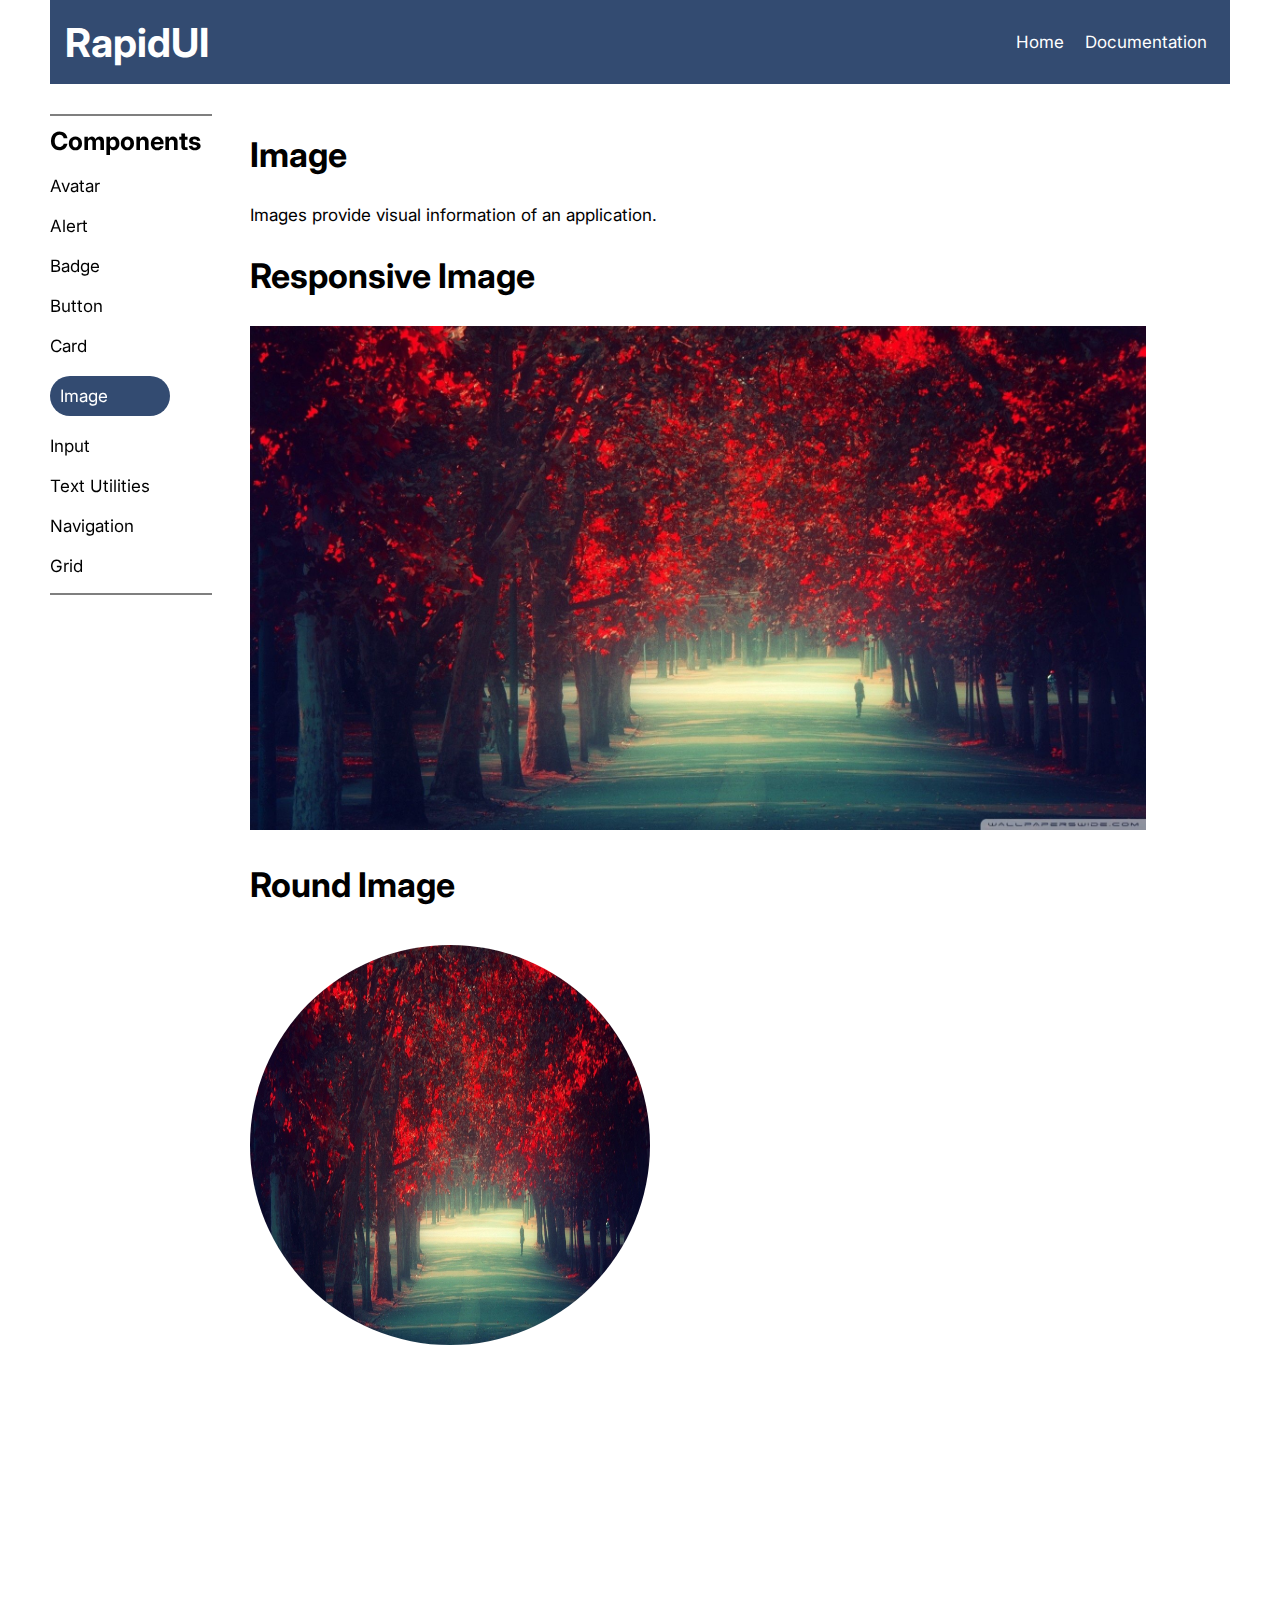
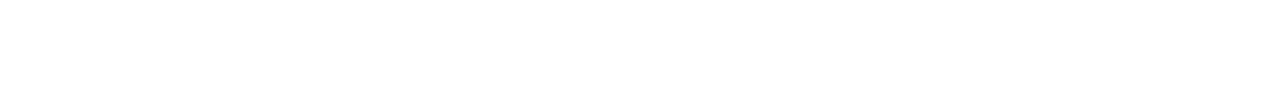
<file: components/Image/image.html>
<!DOCTYPE html>
<html lang="en">
  <head>
    <meta charset="UTF-8" />
    <meta http-equiv="X-UA-Compatible" content="IE=edge" />
    <meta name="viewport" content="width=device-width, initial-scale=1.0" />
    <title>Image</title>
    <link rel="stylesheet" href="image.css" />
  </head>
  <body>
    <div class="container-grid">
      <header class="header">
        <h1 class="logo"><a href="/components/Avatar/avatar.html">RapidUI</a></h1>

        <div class="header-nav">
          <nav class="nav">
            <ul>
              <li><a href="/index.html">Home</a></li>
              <li><a href="https://github.com/malaykhakhar/rapidUI/tree/dev">Documentation</a></li>
            </ul>
          </nav>
        </div>
      </header>
      <aside>

        <div class="sidebar">
          <hr>
          <h4>Components</h2>
          <ul>
            <li><a href="/components/Avatar/avatar.html" class="remove-deco">Avatar</a></li>
            <li><a href="/components/Alert/alert.html" class="remove-deco">Alert</a></li>
            <li><a href="/components/Badge/badge.html" class="remove-deco">Badge</a></li>
            <li><a href="/components/Button/button.html" class="remove-deco">Button</a></li>
            <li><a href="/components/Cards/card.html" class="remove-deco">Card</a></li>
            <li class="active"><a href="/components/Image/image.html" class="active-color remove-deco">Image</a></li>
            <li><a href="/components/Input/input.html" class="remove-deco">Input</a></li>
            <li><a href="/components/Text Utilities/text_utilities.html" class="remove-deco">Text Utilities</a></li>
            <li><a href="/components/Navigation/navigation.html" class="remove-deco">Navigation</a></li>
            <li><a href="/components/Grid/grid.html" class="remove-deco">Grid</a></li>
          </ul>
          <hr>
        </div>
      </aside>
      <main>
        <h1>Image</h1>
        <p class="main-para">
          Images provide visual information of an application.
        </p>
        <h1>Responsive Image</h1>
        <div class="container-image">
          <img src="/components/images/responsive-image.jpg" alt="responsive-image" class="img-resp">
        </div>

        <h1>Round Image</h1>
        <br>
        <br>
        <img src="/components/images/responsive-image.jpg" alt="responsive-image" class="img-round">

        <iframe
          src="https://carbon.now.sh/embed/6sofNhu8BVaNrTKYnusb"
          style="width: 680px; height: 353px; border:0; transform: scale(1); overflow:hidden;"
          sandbox="allow-scripts allow-same-origin">
        </iframe>
      </main>
    </div>
  </body>
</html>
</file>
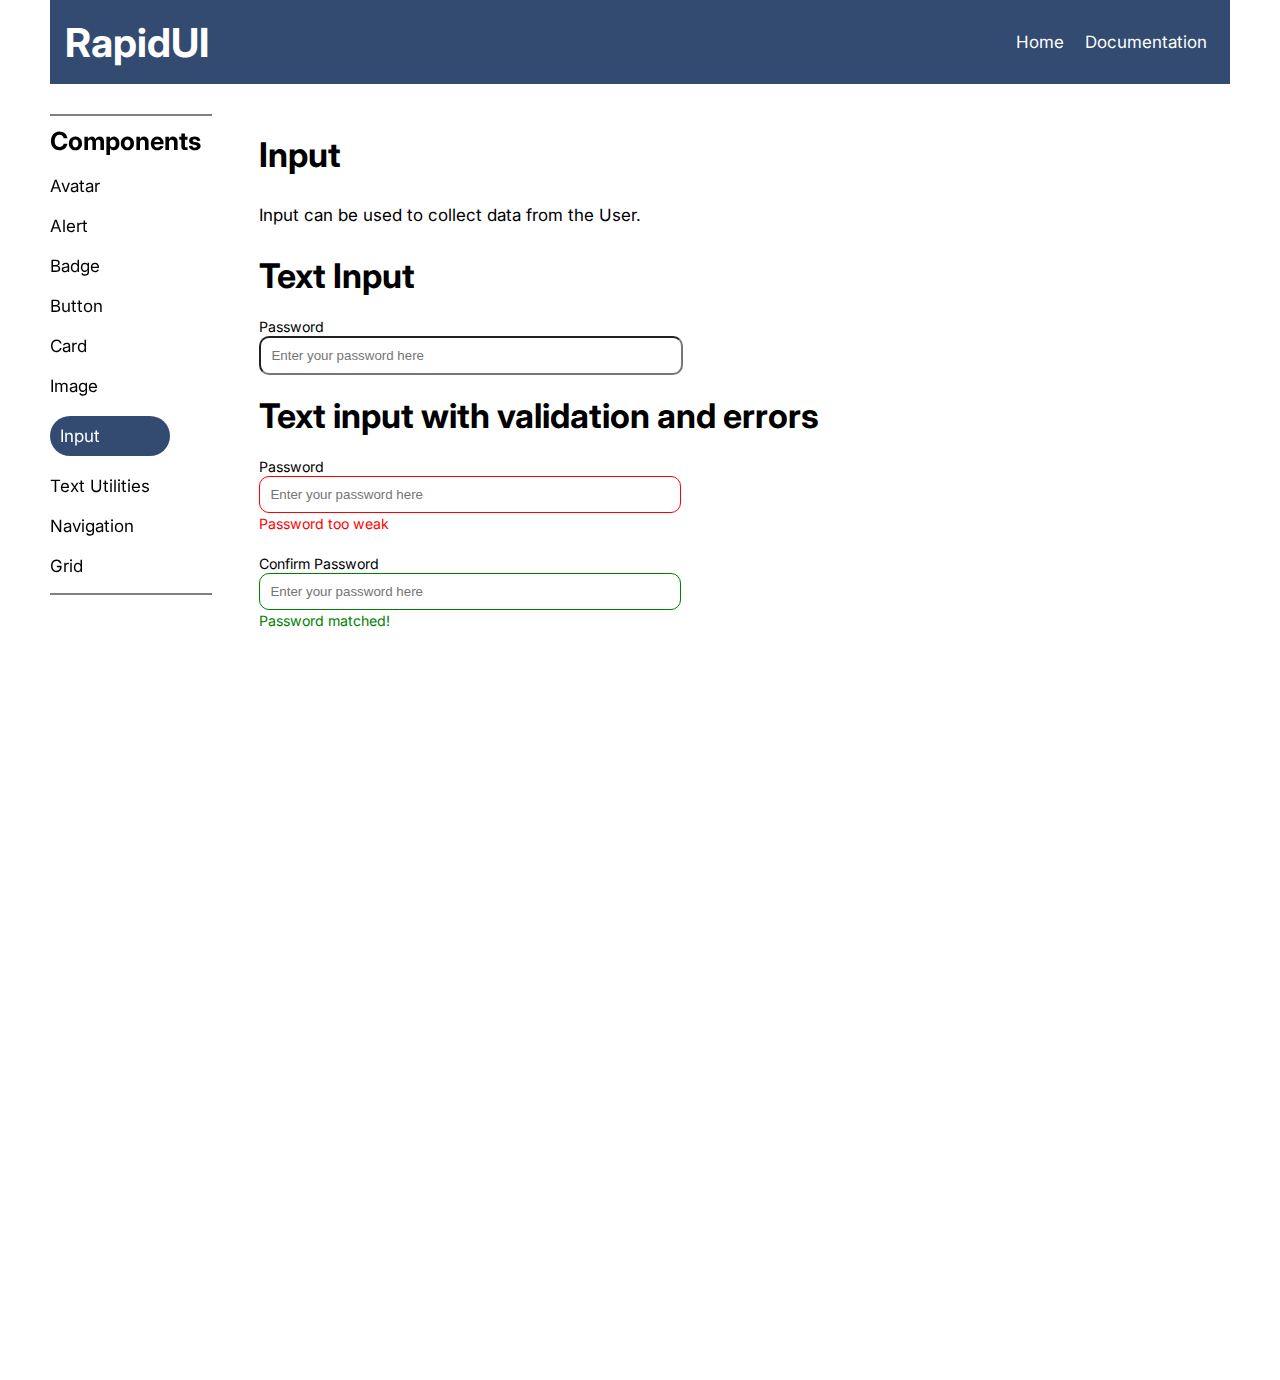
<file: components/Input/input.html>
<!DOCTYPE html>
<html lang="en">
  <head>
    <meta charset="UTF-8" />
    <meta http-equiv="X-UA-Compatible" content="IE=edge" />
    <meta name="viewport" content="width=device-width, initial-scale=1.0" />
    <title>Input</title>
    <link rel="stylesheet" href="input.css" />
  </head>
  <body>
    <div class="container-grid">
      <header class="header">
        <h1 class="logo"><a href="/components/Avatar/avatar.html">RapidUI</a></h1>

        <div class="header-nav">
          <nav class="nav">
            <ul>
              <li><a href="/index.html">Home</a></li>
              <li><a href="https://github.com/malaykhakhar/rapidUI/tree/dev">Documentation</a></li>
            </ul>
          </nav>
        </div>
      </header>
      <aside>

        <div class="sidebar">
          <hr>
          <h4>Components</h2>
          <ul>
            <li><a href="/components/Avatar/avatar.html" class="remove-deco">Avatar</a></li>
            <li><a href="/components/Alert/alert.html" class="remove-deco">Alert</a></li>
            <li><a href="/components/Badge/badge.html" class="remove-deco">Badge</a></li>
            <li><a href="/components/Button/button.html" class="remove-deco">Button</a></li>
            <li><a href="/components/Cards/card.html" class="remove-deco">Card</a></li>
            <li><a href="/components/Image/image.html" class="remove-deco">Image</a></li>
            <li class="active"><a href="/components/Input/input.html" class="active-color remove-deco">Input</a></li>
            <li><a href="/components/Text Utilities/text_utilities.html" class="remove-deco">Text Utilities</a></li>
            <li><a href="/components/Navigation/navigation.html" class="remove-deco">Navigation</a></li>
            <li><a href="/components/Grid/grid.html" class="remove-deco">Grid</a></li>
          </ul>
          <hr>
        </div>
      </aside>
      <main>
        <h1>Input</h1>
        <p class="main-para">
          Input can be used to collect data from the User.
        </p>
        <h1>Text Input</h1>
        <form action="" class="form">
          <div class="form-item">
            <label for="Password" class="form-label"><small>Password</small></label>
            <input type="text" placeholder="Enter your password here" class="form-input">
          </div>
        </form>
        <h1>Text input with validation and errors</h1>
        <form action="" class="form">
          <div class="form-item">
            <label for="Password" class="form-label"><small>Password</small></label>
            <input type="text" placeholder="Enter your password here" class="form-input form-input-error">
            <span class="form-error-msg"><small>Password too weak</small></span>
          </div>
        </form>
        <form action="" class="form">
          <div class="form-item">
            <label for="Password" class="form-label"><small>Confirm Password</small></label>
            <input type="text" placeholder="Enter your password here" class="form-input form-input-success">
            <span class="form-success-msg"><small>Password matched!</small></span>
          </div>
        </form>

        <iframe
          src="https://carbon.now.sh/embed/br1KSK1fUdxn9HZW75JH"
          style="width: 914px; height: 726px; border:0; transform: scale(1); overflow:hidden;"
          sandbox="allow-scripts allow-same-origin">
        </iframe>

      </main>
    </div>
  </body>
</html>
</file>
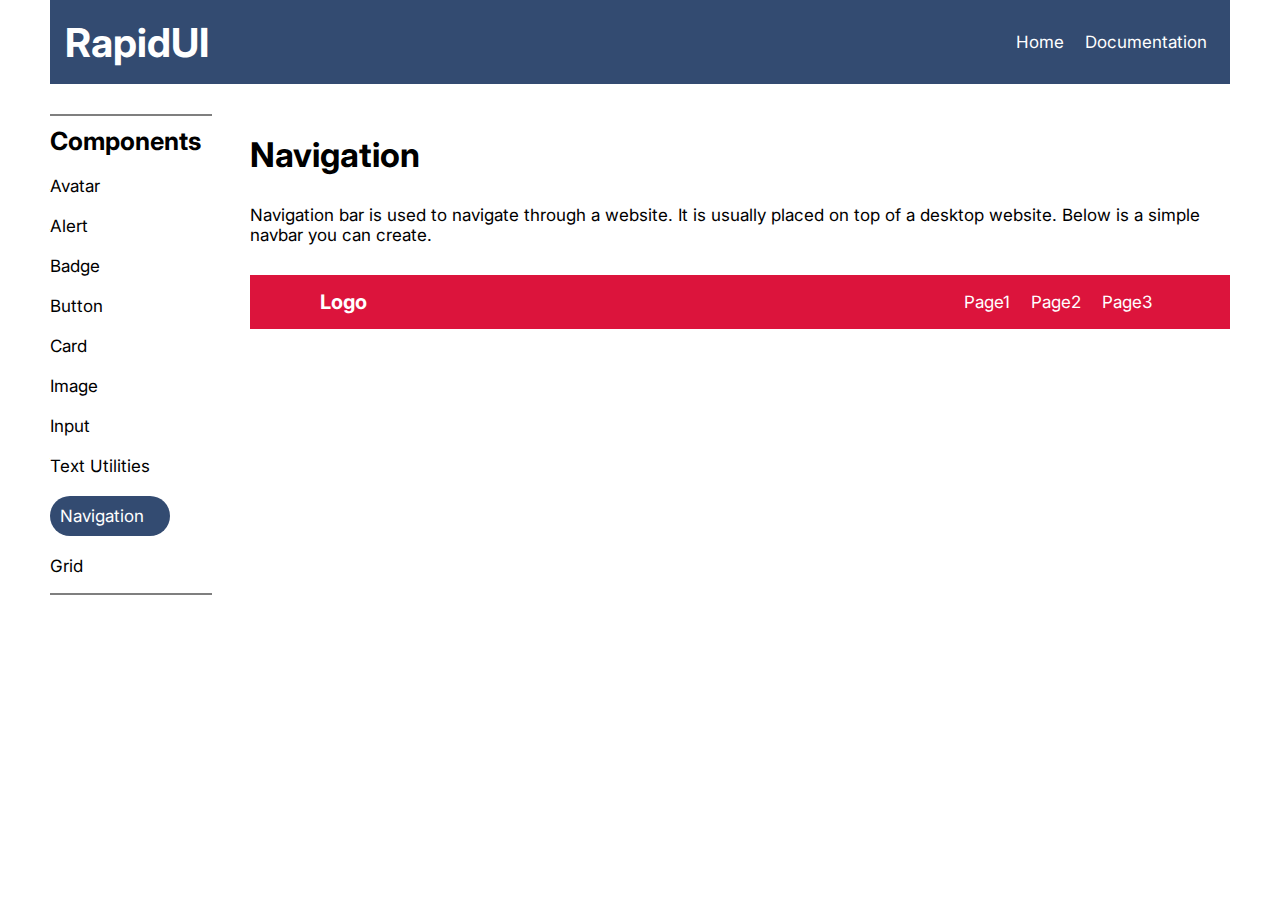
<file: components/Navigation/navigation.html>
<!DOCTYPE html>
<html lang="en">
  <head>
    <meta charset="UTF-8" />
    <meta http-equiv="X-UA-Compatible" content="IE=edge" />
    <meta name="viewport" content="width=device-width, initial-scale=1.0" />
    <title>Navigation</title>
    <link rel="stylesheet" href="navigation.css" />
  </head>
  <body>
    <div class="container-grid">
      <header class="header">
        <h1 class="logo"><a href="/components/Avatar/avatar.html">RapidUI</a></h1>

        <div class="header-nav">
          <nav class="nav">
            <ul>
              <li><a href="/index.html">Home</a></li>
              <li><a href="https://github.com/malaykhakhar/rapidUI/tree/dev">Documentation</a></li>
            </ul>
          </nav>
        </div>
      </header>
      <aside>

        <div class="sidebar">
          <hr>
          <h4>Components</h2>
          <ul>
            <li><a href="/components/Avatar/avatar.html" class="remove-deco">Avatar</a></li>
            <li><a href="/components/Alert/alert.html" class="remove-deco">Alert</a></li>
            <li><a href="/components/Badge/badge.html" class="remove-deco">Badge</a></li>
            <li><a href="/components/Button/button.html" class="remove-deco">Button</a></li>
            <li><a href="/components/Cards/card.html" class="remove-deco">Card</a></li>
            <li><a href="/components/Image/image.html" class="remove-deco">Image</a></li>
            <li><a href="/components/Input/input.html" class="remove-deco">Input</a></li>
            <li><a href="/components/Text Utilities/text_utilities.html" class="remove-deco">Text Utilities</a></li>
            <li class="active"><a href="/components/Navigation/navigation.html" class=" active-color remove-deco">Navigation</a></li>
            <li><a href="/components/Grid/grid.html" class="remove-deco">Grid</a></li>
          </ul>
          <hr>
        </div>
      </aside>
      <main>
        <h1>Navigation</h1>
        <p class="main-para">
          Navigation bar is used to navigate through a website. It is usually placed on top of a desktop website. Below is a simple navbar you can create.
        </p>
        <header class="head">
          <h1 class="header__logo"><a href="#">Logo</a></h1>
          <div class="header__nav">
            <nav class="nav">
              <ul>
                <li><a href="#">Page1</a></li>
                <li><a href="#">Page2</a></li>
                <li><a href="#">Page3</a></li>
              </ul>
            </nav>
          </div>
        </header>

        <iframe
          src="https://carbon.now.sh/embed/4vP2aTxmKwXlQqLC7MyH"
          style="width: 680px; height: 428px; border:0; transform: scale(1); overflow:hidden;"
          sandbox="allow-scripts allow-same-origin">
        </iframe>
      </main>
    </div>
  </body>
</html>
</file>
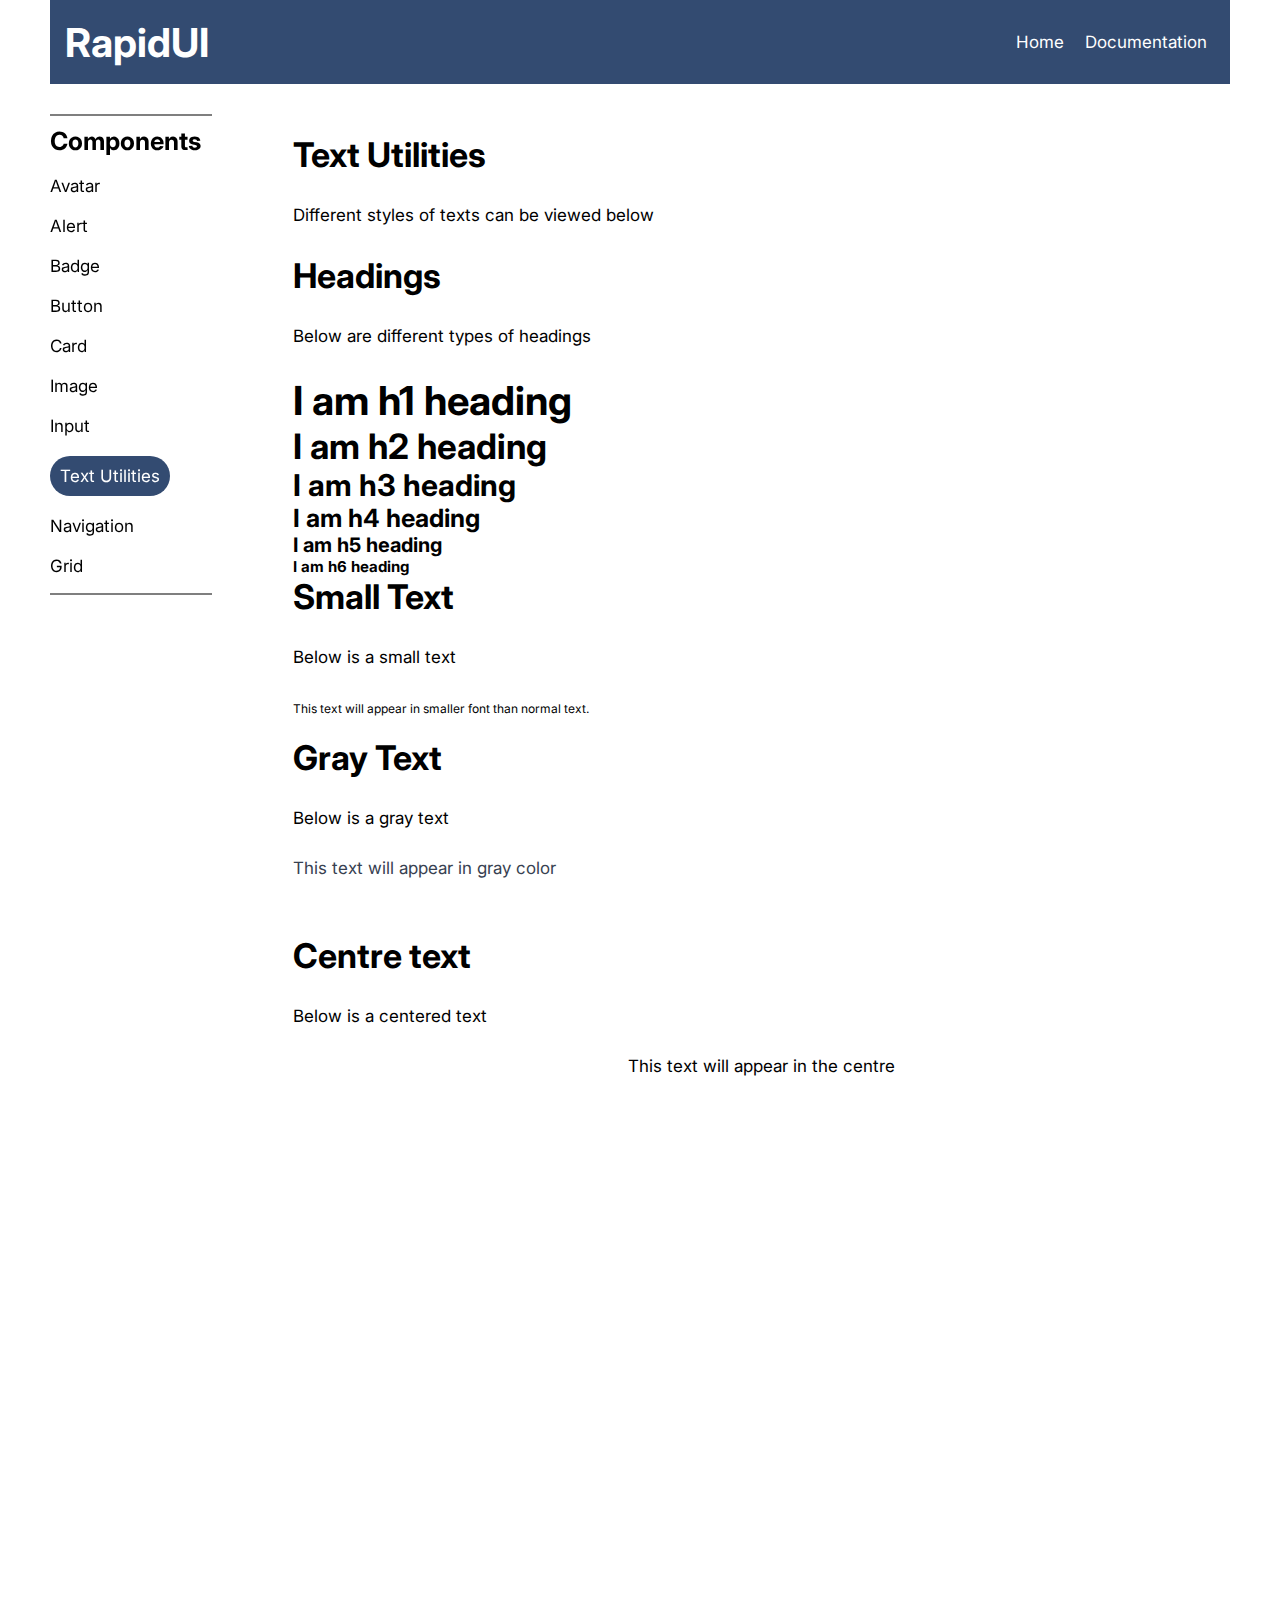
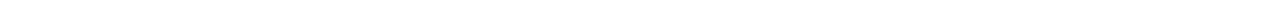
<file: components/Text Utilities/text_utilities.html>
<!DOCTYPE html>
<html lang="en">
  <head>
    <meta charset="UTF-8" />
    <meta http-equiv="X-UA-Compatible" content="IE=edge" />
    <meta name="viewport" content="width=device-width, initial-scale=1.0" />
    <title>Text Utilities</title>
    <link rel="stylesheet" href="text_utilities.css" />
  </head>
  <body>
    <div class="container-grid">
      <header class="header">
        <h1 class="logo"><a href="/components/Avatar/avatar.html">RapidUI</a></h1>

        <div class="header-nav">
          <nav class="nav">
            <ul>
              <li><a href="/index.html">Home</a></li>
              <li><a href="https://github.com/malaykhakhar/rapidUI/tree/dev">Documentation</a></li>
            </ul>
          </nav>
        </div>
      </header>
      <aside>

        <div class="sidebar">
          <hr>
          <h4>Components</h2>
          <ul>
            <li><a href="/components/Avatar/avatar.html" class="remove-deco">Avatar</a></li>
            <li><a href="/components/Alert/alert.html" class="remove-deco">Alert</a></li>
            <li><a href="/components/Badge/badge.html" class="remove-deco">Badge</a></li>
            <li><a href="/components/Button/button.html" class="remove-deco">Button</a></li>
            <li><a href="/components/Cards/card.html" class="remove-deco">Card</a></li>
            <li><a href="/components/Image/image.html" class="remove-deco">Image</a></li>
            <li><a href="/components/Input/input.html" class="remove-deco">Input</a></li>
            <li class="active"><a href="/components/Text Utilities/text_utilities.html" class="active-color remove-deco">Text Utilities</a></li>
            <li><a href="/components/Navigation/navigation.html" class="remove-deco">Navigation</a></li>
            <li><a href="/components/Grid/grid.html" class="remove-deco">Grid</a></li>
          </ul>
          <hr>
        </div>
      </aside>
      <main>
        <h1>Text Utilities</h1>
        <p class="main-para">
          Different styles of texts can be viewed below
        </p>
        <h1>Headings</h1>
        <p class="main-para">Below are different types of headings</p>
        <h1 class="heading1">I am h1 heading</h1>
        <h2 class="heading2">I am h2 heading</h2>
        <h3 class="heading3">I am h3 heading</h3>
        <h4 class="heading4">I am h4 heading</h4>
        <h5 class="heading5">I am h5 heading</h5>
        <h6 class="heading6">I am h6 heading</h6>

        <h1>Small Text</h1>
        <p class="main-para">Below is a small text</p>
        <small class="text-small">This text will appear in smaller font than normal text.</small>
        <br><br>
        <h1>Gray Text</h1>
        <p class="main-para">Below is a gray text</p>
        <p class="text-gray">This text will appear in gray color</p>
        <br><br>
        <h1>Centre text</h1>
        <p class="main-para">Below is a centered text</p>
        <div class="text-centre">This text will appear in the centre</div>

        <iframe
          src="https://carbon.now.sh/embed/yp5S7ekMYo5ugHrQFfpt"
          style="width: 680px; height: 540px; border:0; transform: scale(1); overflow:hidden;"
          sandbox="allow-scripts allow-same-origin">
        </iframe>
      </main>
    </div>
  </body>
</html>
</file>
<file: style.css>
@import url("https://fonts.googleapis.com/css2?family=Inter&family=Lora:ital,wght@1,500&display=swap");
@import url("/components/Button/button.css");

:root {
  --primary-color: rgba(51, 75, 113, 1);
  --black: #000;
  --white: #fff;
}

html {
  font-size: 62.5%;
}

body {
  font-size: 1.7rem;
  font-family: "Inter", sans-serif;
  margin: 0;
  padding: 0 5rem;
}

h1,
h2,
h3,
h4,
h5,
h6 {
  margin: 0;
}

button {
  cursor: pointer;
  box-sizing: border-box;
}

.container-grid {
  display: grid;
  grid-template-areas:
    "header header header header header header header"
    "aside main main main main main main";
  /* padding: 0 5rem; */
}

header {
  grid-area: header;
  display: flex;
  align-items: center;
  flex-wrap: wrap;
  background-color: var(--primary-color);
  padding: 1.5rem;
}

header a {
  text-decoration: none;
  color: var(--white);
}

aside {
  grid-area: aside;
  padding-top: 3rem;
  width: 20rem;
}

main {
  grid-area: main;
  padding-top: 5rem;
}

aside div {
  position: sticky;
  top: 2%;
}

aside hr {
  border: 1px solid var(--black);
  opacity: 0.5;
  max-width: 16rem;
  margin: 0;
  margin-bottom: 1rem;
  padding: 0;
}

.logo {
  font-size: 4rem;
  font-weight: bold;
}

.header-nav {
  margin-left: auto;
  display: flex;
  align-items: center;
  flex-wrap: wrap;
}

.header-nav li {
  display: inline-block;
}

.header-nav a {
  padding: 8px;
}

.sidebar ul {
  list-style-type: none;
  padding: 0;
}

.sidebar li {
  margin-top: 2rem;
}

.sidebar h4 {
  font-size: 2.5rem;
  max-width: 15rem;
}

.remove-deco {
  text-decoration: none;
  color: var(--black);
}

.active {
  padding: 1rem;
  max-width: 10rem;
  background: var(--primary-color);
  border-radius: 30px;
}

.sidebar a:hover {
  padding: 1rem;
  max-width: 10rem;
}
.active .active-color {
  color: var(--white);
}

.main-para {
  margin: 3rem 0;
}

.container-hero {
  display: grid;
  grid-template-columns: 50% 50%;
  margin-top: 4rem;
  justify-content: center;
  /* align-items: center; */
}

.hero-text {
  display: flex;
  flex-direction: column;
  margin-top: 130px;
}

.hero-text-desc {
  font-size: 2rem;
}

.hero-img {
  max-width: 600px;
  max-height: 500px;
  margin-left: 40px;
}

.hero-img img {
  width: 100%;
  height: 100%;
}

.container-alert {
  width: 40rem;
  display: flex;
  flex-direction: column;
  row-gap: 1rem;
}

.container-avatars {
  width: 40rem;
  display: flex;
  align-items: center;
  justify-content: space-between;
}

.container-image {
  margin: 3rem 0;
  width: 70vw;
}

.container-card {
  display: flex;
  align-items: center;
  gap: 10rem;
  margin: 2.5rem 0;
}

.btn-hero {
  font-size: 2rem;
  padding: 2rem;
}
</file>
<file: components/Alert/alert.css>
@import url("/style.css");

:root {
  --primary-green: rgba(169, 252, 177, 0.4);
  --secondary-green: #537c1e;

  --primary-red: #ffdddd;
  --secondary-red: #ff0000;

  --primary-yellow: rgba(245, 222, 11, 0.22);
  --secondary-yellow: #605c00;

  --primary-blue: #ddeaff;
  --secondary-blue: #334b71;
}

.alert {
  padding: 1rem 1.5rem;
  border-radius: 12px;
}

.alert-success {
  background: var(--primary-green);
  border: 1px solid var(--secondary-green);
}

.alert-error {
  background: var(--primary-red);
  border: 1px solid var(--secondary-red);
}

.alert-warning {
  background: var(--primary-yellow);
  border: 1px solid var(--secondary-yellow);
}

.alert-info {
  background: var(--primary-blue);
  border: 1px solid var(--secondary-blue);
}
</file>
<file: components/Avatar/avatar.css>
@import url("/style.css");

.avatar {
  border-radius: 50%;
}

.avatar-xl {
  height: 8rem;
  width: 8rem;
}

.avatar-l {
  height: 7rem;
  width: 7rem;
}

.avatar-m {
  height: 6rem;
  width: 6rem;
}

.avatar-s {
  height: 5rem;
  width: 5rem;
}

.avatar-xs {
  height: 4rem;
  width: 4rem;
}
</file>
<file: components/Badge/badge.css>
@import url("/components/Avatar/avatar.css");
@import url("/style.css");

:root {
  --white: #fff;
  --primary-red: red;
  --primary-green: #2ea74c;
  --primary-gray: rgb(189, 188, 188);
}
.container-badge {
  position: relative;
}

.badge-avatar {
  position: absolute;
  border-radius: 50%;
  border: 3px solid var(--white);
  top: 60%;
  left: 70%;
}

.badge-xl {
  height: 2.5rem;
  width: 2.5rem;
}

.badge-l {
  height: 2rem;
  width: 2rem;
}

.badge-m {
  height: 1.5rem;
  width: 1.5rem;
}

.badge-s {
  height: 1rem;
  width: 1rem;
}

.badge-xs {
  height: 0.5rem;
  width: 0.5rem;
}

.badge-online {
  background-color: var(--primary-green);
}

.badge-offline {
  background-color: var(--primary-red);
}

.badge-dnd {
  background-color: var(--primary-gray);
}

.badge-icon {
  position: absolute;
  border-radius: 50%;
  background-color: var(--primary-red);
  font-size: 1.4rem;
  height: 1.8rem;
  width: 1.8rem;
  color: var(--white);
  left: 75%;
  bottom: 70%;
}
</file>
<file: components/Button/button.css>
@import url("/style.css");

.btn {
  padding: 0.8rem 1.6rem;
  border: none;
  border-radius: 10px;
  font-size: 1.6rem;
}

.btn-primary {
  background-color: var(--primary-color);
  border: 2px solid var(--primary-color);
  color: var(--white);
}

.btn-primary a {
  text-decoration: none;
  color: var(--white);
}

.btn-primary:hover {
  background-color: var(--white);
  border: 2px solid var(--primary-color);
  color: var(--primary-color);
}

.btn-primary:hover a {
  color: var(--primary-color);
}

.btn-secondary {
  background-color: var(--white);
  border: 2px solid var(--primary-color);
  color: var(--primary-color);
}

.btn-secondary a {
  text-decoration: none;
  color: var(--primary-color);
}

.btn-secondary:hover {
  background-color: var(--primary-color);
}

.btn-secondary:hover a {
  color: var(--white);
}

.btn-link {
  background-color: var(--primary-color);
}

.btn-link-outline {
  background: var(--white);
  border: 2px solid var(--primary-color);
  color: var(--primary-color);
}

.btn-link a {
  color: var(--white);
}

.btn-link-outline a {
  color: var(--primary-color);
}

.btn-icon-flex {
  display: flex;
  align-items: center;
  gap: 0.5rem;
}

.btn-icon {
  height: 2rem;
  width: 2rem;
}

.btn-floating {
  position: absolute;
  bottom: 2rem;
  right: 3rem;
  height: 4rem;
  width: 4rem;
}
</file>
<file: components/Cards/card.css>
@import url("/style.css");
@import url("/components/Text Utilities/text_utilities.css");

:root {
  --white: #fff;
  --red: red;
  --overlay-gray: #f0f0f0;
}

.vertical-flex {
  display: flex;
  flex-direction: column;
}

.horizontal-flex {
  display: flex;
  flex-direction: row;
}

.card {
  border: 2px solid gray;
  position: relative;
}

.card-vertical {
  width: 25rem;
}

.card-img {
  flex-basis: 20rem;
}

.card-img img {
  max-width: 100%;
  max-height: 100%;
}

.card-main {
  gap: 1rem;
  padding: 1rem;
}

.card-horizontal {
  width: 50rem;
}

.card-badge {
  color: var(--white);
  padding: 0.5rem;
  background-color: var(--red);
  position: absolute;
}

.card-dismiss {
  position: absolute;
  top: 0.5rem;
  right: 0.5rem;
}

.card-shadow {
  box-shadow: 0 10px 20px rgba(0, 0, 0, 0.19), 0 6px 6px rgba(0, 0, 0, 0.23);
}

.card-text-overlay {
  position: absolute;
  width: 100%;
  height: 100%;
  display: flex;
  align-items: center;
  justify-content: center;
  background-color: var(--overlay-gray);
  opacity: 80%;
  color: var(--red);
  font-weight: bolder;
  font-size: 3rem;
}

.text-card {
  padding: 1.5rem;
  gap: 2rem;
}

.text-card-title {
  font-size: 3rem;
  font-weight: bold;
}

.text-card-button {
  padding: 1rem;
  max-width: 10rem;
  background: var(--primary-color);
  border: none;
  border-radius: 10px;
  color: var(--white);
}
</file>
<file: components/Grid/grid.css>
@import url("/style.css");

.grid-container {
  display: grid;
  background-color: gray;
  width: 50vw;
  height: 5rem;
  padding: 2rem;
  gap: 1rem;
}

.two-items-grid {
  grid-template-columns: repeat(2, 1fr);
}

.three-items-grid {
  grid-template-columns: repeat(3, 1fr);
}

.grid-cell {
  background-color: white;
}
</file>
<file: components/Image/image.css>
@import url("/style.css");

.img-resp {
  width: 100%;
}

.img-round {
  height: 40rem;
  width: 40rem;
  border-radius: 50%;
}
</file>
<file: components/Input/input.css>
@import url("/style.css");

:root {
  --error-msg: red;
  --success-msg: green;
}

.form {
  margin: 2rem 0;
}

.form-item {
  width: 40rem;
}

.form-input {
  padding: 1rem;
  border-radius: 10px;
  width: 100%;
}

.form-error-msg {
  color: var(--error-msg);
}

.form-input-error {
  border: 1px solid var(--error-msg);
}

.form-input-success {
  border: 1px solid var(--success-msg);
}

.form-success-msg {
  color: var(--success-msg);
}
</file>
<file: components/Navigation/navigation.css>
@import url("/style.css");

:root {
  --primary-color-nav: crimson;
}

.head {
  display: flex;
  background-color: var(--primary-color-nav);
  align-items: center;
  flex-wrap: wrap;
  padding: 0 7rem;
}

.header__logo {
  font-size: 20px;
  font-weight: bold;
}

.header__nav {
  margin-left: auto;
  display: flex;
  align-items: center;
  flex-wrap: wrap;
}

.header__nav li {
  display: inline-block;
}

.header__nav a {
  padding: 0.8rem;
}

a {
  text-decoration: none;
  color: var(--white);
}
</file>
<file: components/Text Utilities/text_utilities.css>
@import url(/style.css);

:root {
  --gray: #374151;
}

.heading1 {
  font-size: 4rem;
}

.heading2 {
  font-size: 3.5rem;
}

.heading3 {
  font-size: 3rem;
}

.heading4 {
  font-size: 2.5rem;
}

.heading5 {
  font-size: 2rem;
}

.heading6 {
  font-size: 1.5rem;
}

.text-small {
  font-size: 1.2rem;
}

.text-gray {
  color: var(--gray);
}

.text-centre {
  text-align: center;
}
</file>
